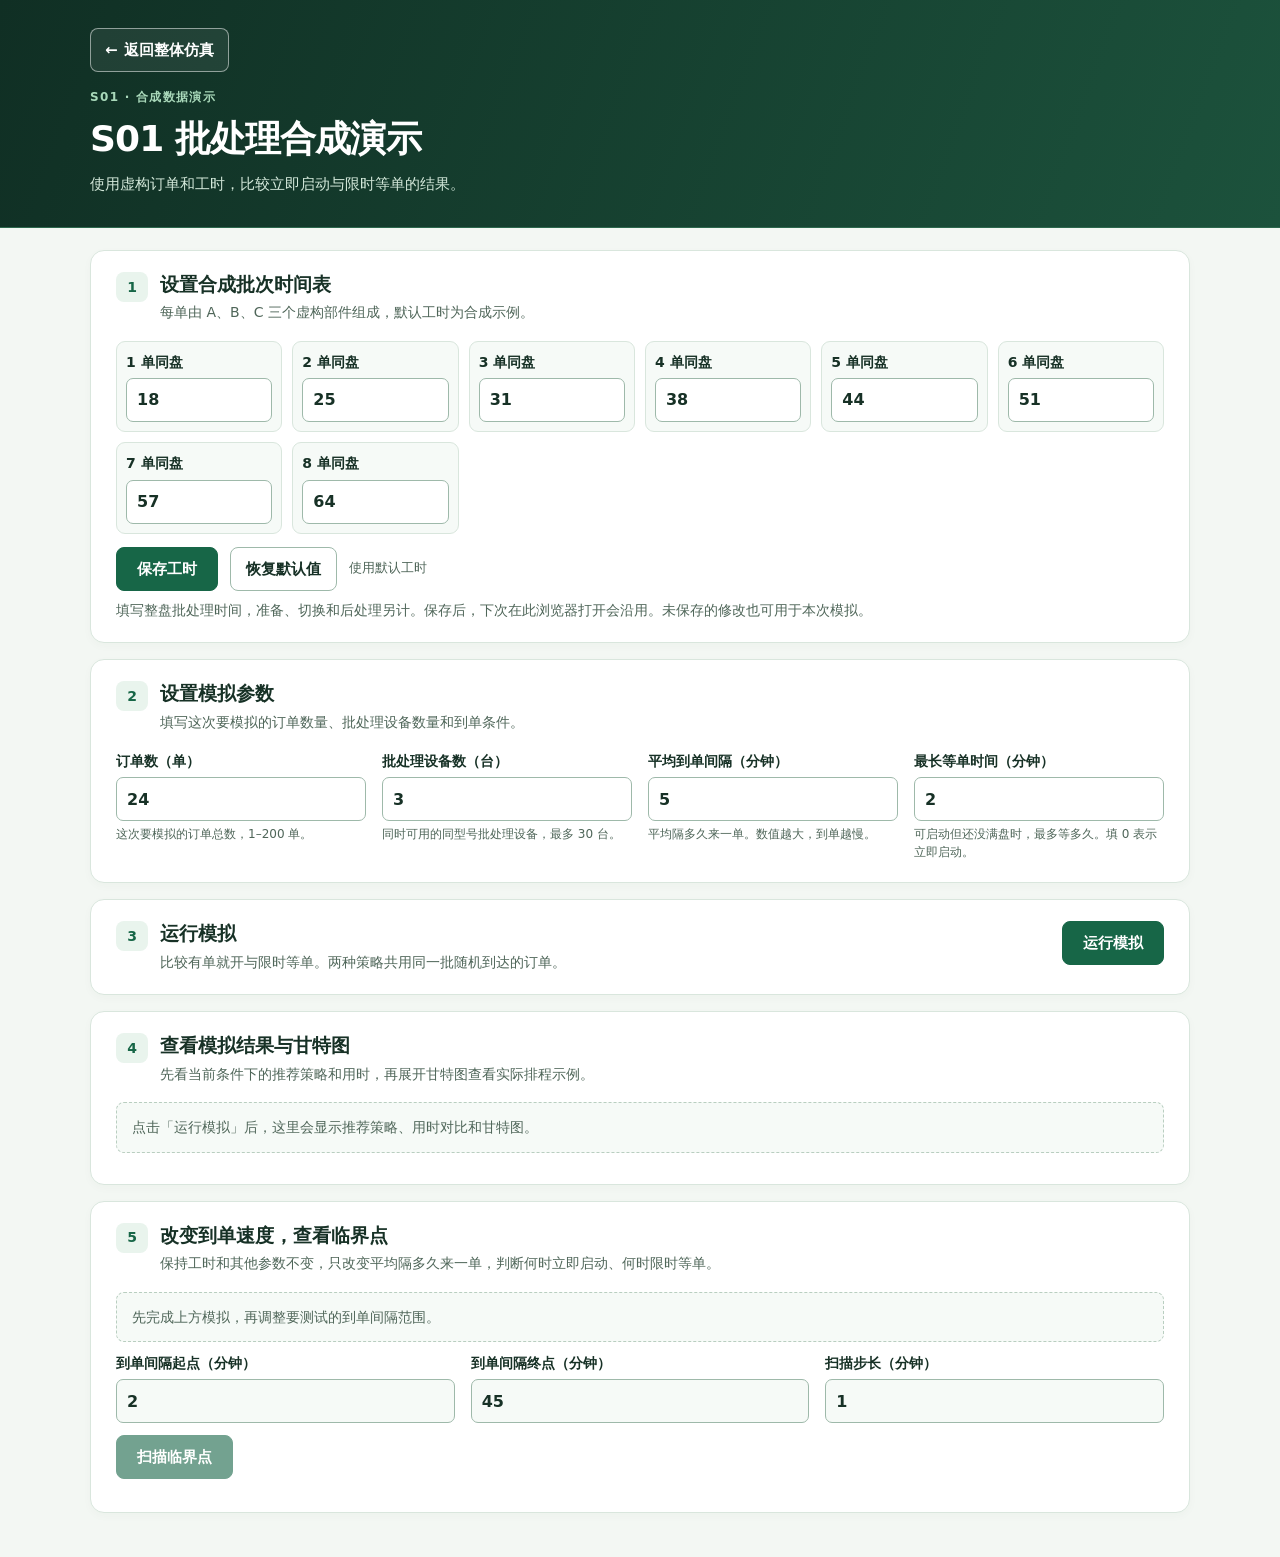
<file: docs/scheduling/index.html>
<!doctype html>
<html lang="zh-CN">
<head>
<meta charset="utf-8">
<meta name="viewport" content="width=device-width,initial-scale=1">
<meta name="theme-color" content="#143c30">
<link rel="icon" href="data:,">
<title>S01 批处理合成演示</title>
<style>:root {
  color-scheme: light;
  font-family: system-ui, "Microsoft YaHei", sans-serif;
  color: #173126;
  background: #f3f7f3;
  --arrival-muted: #4f6659;
  --arrival-line: #d9e6dd;
  --arrival-edge: #9eb9aa;
  --arrival-accent: #176647;
  --arrival-accent-hover: #105538;
  --arrival-soft: #e9f4ed;
  --arrival-surface: #f6faf7;
}

* { box-sizing: border-box; }
[hidden] { display: none !important; }
.arrival-page { margin: 0; font-size: 15px; line-height: 1.6; }
.arrival-page h1, .arrival-page h2, .arrival-page h3 { line-height: 1.35; }
.arrival-page p { margin: 0 0 10px; }
.arrival-page p:last-child { margin-bottom: 0; }
.muted { color: var(--arrival-muted); font-size: 14px; }

.arrival-shell { width: min(calc(100% - 48px), 1100px); margin-inline: auto; }
.arrival-hero {
  padding: 28px 0 31px;
  color: #fff;
  background: linear-gradient(110deg, #102f24, #1c523c);
  border-bottom: 1px solid #2c684d;
}
.arrival-hero .arrival-eyebrow { margin: 0 0 8px; color: #a9d9ba; font-size: 12px; font-weight: 700; letter-spacing: .11em; }
.arrival-hero h1 { margin: 0 0 8px; font-size: clamp(25px, 4vw, 36px); letter-spacing: -.025em; }
.arrival-hero p { color: #d4e9db; }
.arrival-hero p:last-child { margin-bottom: 0; }
.arrival-back-link {
  display: inline-flex;
  align-items: center;
  gap: 6px;
  min-height: 44px;
  margin-bottom: 16px;
  padding: 7px 14px;
  border: 1px solid #ffffff80;
  border-radius: 8px;
  color: #fff;
  background: #ffffff12;
  font-weight: 650;
  text-decoration: none;
}
.arrival-back-link:hover { background: #ffffff26; }
.arrival-back-link:focus-visible { outline: 2px solid #fff; outline-offset: 3px; }

#arrival-lab { display: grid; gap: 16px; padding-block: 22px 44px; scroll-margin-top: 12rem; }
.arrival-lab-form { display: grid; gap: 16px; min-width: 0; margin: 0; }
.arrival-panel {
  min-width: 0;
  padding: 21px 25px;
  border: 1px solid var(--arrival-line);
  border-radius: 14px;
  background: #fff;
  box-shadow: 0 3px 10px #19392807;
}
.arrival-step-heading { display: flex; align-items: flex-start; gap: 12px; margin-bottom: 17px; }
.arrival-step-heading h2 { margin: 0; font-size: 19px; font-weight: 720; }
.arrival-step-heading p { margin: 4px 0 0; }
.arrival-step-number {
  display: grid;
  flex: none;
  place-items: center;
  width: 32px;
  height: 30px;
  border-radius: 8px;
  color: var(--arrival-accent);
  background: var(--arrival-soft);
  font-size: 14px;
  font-weight: 750;
  font-variant-numeric: tabular-nums;
}
.arrival-settings-fields { min-inline-size: 0; margin: 0; padding: 0; border: 0; }

.arrival-lab-inputs, .arrival-print-inputs {
  display: grid;
  grid-template-columns: repeat(auto-fit, minmax(min(100%, 155px), 1fr));
  gap: 12px 16px;
}
.arrival-print-inputs { grid-template-columns: repeat(6, minmax(0, 1fr)); gap: 10px; }
.arrival-lab-field { display: grid; align-content: start; gap: 5px; min-width: 0; font-size: 14px; font-weight: 650; }
.arrival-lab-field input {
  width: 100%;
  min-width: 0;
  min-height: 44px;
  padding: 8px 10px;
  border: 1px solid var(--arrival-edge);
  border-radius: 7px;
  color: inherit;
  background: #fff;
  font: inherit;
  font-size: 16px;
  font-variant-numeric: tabular-nums;
}
.arrival-lab-field input:disabled { background: var(--arrival-surface); }
.arrival-lab-field small { color: var(--arrival-muted); font-size: 12px; font-weight: 450; line-height: 1.45; }
.arrival-print-inputs .arrival-lab-field { padding: 9px; border: 1px solid var(--arrival-line); border-radius: 9px; background: var(--arrival-surface); }
.arrival-print-tools, .arrival-print-actions { display: flex; flex-wrap: wrap; align-items: center; gap: 8px 12px; }
.arrival-print-tools { margin-block: 13px 8px; }
.arrival-page .arrival-print-state { margin: 0; color: var(--arrival-muted); font-size: 13px; }

.arrival-lab-option {
  min-width: 0;
  border: 1px solid var(--arrival-line);
  border-radius: 8px;
  background: var(--arrival-surface);
}
.arrival-lab-option > summary {
  display: flex;
  justify-content: space-between;
  align-items: center;
  gap: 12px;
  min-height: 44px;
  padding: 9px 13px;
  border-radius: 7px;
  cursor: pointer;
  font-size: 14px;
  font-weight: 650;
  list-style: none;
}
.arrival-lab-option > summary::-webkit-details-marker { display: none; }
.arrival-lab-option > summary::after {
  content: "";
  flex: none;
  width: 7px;
  height: 7px;
  margin-right: 2px;
  border-right: 1.5px solid var(--arrival-muted);
  border-bottom: 1.5px solid var(--arrival-muted);
  transform: translateY(-2px) rotate(45deg);
}
.arrival-lab-option[open] > summary::after { transform: translateY(2px) rotate(225deg); }
.arrival-lab-option > summary:hover { color: var(--arrival-accent); background: var(--arrival-soft); }
.arrival-option-content { min-width: 0; padding: 0 13px 13px; }
.arrival-option-content > p { margin-top: 5px; }

.arrival-run-panel {
  display: grid;
  grid-template-columns: minmax(0, 1fr) auto;
  align-items: start;
  gap: 8px 16px;
}
.arrival-run-panel .arrival-step-heading { margin-bottom: 0; }
.arrival-scan-buttons { display: flex; flex-wrap: wrap; gap: 8px; }
.arrival-primary, .arrival-lab-submit, .arrival-scan-cancel, .arrival-secondary, .arrival-result-link {
  min-height: 44px;
  padding: 7px 15px;
  border: 1px solid var(--arrival-edge);
  border-radius: 8px;
  color: inherit;
  background: #fff;
  font: inherit;
  font-weight: 650;
  cursor: pointer;
}
.arrival-primary, .arrival-lab-submit { padding-inline: 20px; border-color: var(--arrival-accent); color: #fff; background: var(--arrival-accent); }
.arrival-primary:hover:not(:disabled), .arrival-lab-submit:hover:not(:disabled) { background: var(--arrival-accent-hover); }
.arrival-secondary:hover:not(:disabled), .arrival-scan-cancel:hover:not(:disabled), .arrival-result-link:hover { background: var(--arrival-soft); }
.arrival-result-link { display: inline-flex; align-items: center; justify-self: start; text-decoration: none; }
.arrival-primary:disabled, .arrival-lab-submit:disabled, .arrival-scan-cancel:disabled, .arrival-secondary:disabled { opacity: .6; cursor: default; }
#arrival-lab :is(input, button, summary, a, [tabindex]):focus-visible { outline: 2px solid var(--arrival-accent); outline-offset: 3px; }
.arrival-run-panel :is(.arrival-lab-status, .arrival-lab-progress, .arrival-lab-error) { grid-column: 1 / -1; }
.arrival-page .arrival-lab-status { margin: 0; }
.arrival-lab-status:empty { display: none; }
.arrival-lab-progress { width: min(100%, 420px); accent-color: var(--arrival-accent); }
.arrival-page .arrival-lab-error { margin: 0; border-left: 3px solid #a94335; background: #fff0ec; color: #87291d; padding: 7px 11px; }

.arrival-result-panel, .arrival-scan-panel { scroll-margin-top: 14px; }
.arrival-scan-form { display: grid; gap: 12px; min-width: 0; margin: 0 0 12px; }
.arrival-scan-context { color: var(--arrival-muted); font-size: 14px; }
.arrival-empty {
  padding: 13px 15px;
  border: 1px dashed #b9cec0;
  border-radius: 8px;
  color: var(--arrival-muted);
  background: var(--arrival-surface);
  font-size: 14px;
}
.arrival-lab-output { display: grid; gap: 11px; min-width: 0; }
.arrival-lab-output:empty { display: none; }
.arrival-page .arrival-stale { padding: 9px 12px; border-radius: 6px; background: #fff4e3; color: #71481a; font-size: 14px; }
.arrival-metrics { display: grid; grid-template-columns: repeat(2, minmax(0, 1fr)); gap: 10px; }
.arrival-metric { min-width: 0; padding: 12px 14px; border: 1px solid var(--arrival-line); border-radius: 8px; }
.arrival-metric h3 { margin: 0 0 4px; font-size: 16px; }
.arrival-metric p { margin-bottom: 8px; }
.arrival-metric-values {
  display: grid;
  grid-template-columns: repeat(2, minmax(0, 1fr));
  gap: 8px;
  margin: 0;
}
.arrival-metric-values div { min-width: 0; padding: 8px 9px; border-radius: 6px; background: var(--arrival-surface); }
.arrival-metric-values dt { color: var(--arrival-muted); font-size: 13px; }
.arrival-metric-values dd { margin: 2px 0 0; font-size: clamp(17px, 2.2vw, 24px); font-weight: 750; font-variant-numeric: tabular-nums; overflow-wrap: anywhere; }
.arrival-metric-values small { color: var(--arrival-muted); font-size: 12px; font-weight: 500; }
.arrival-lab-results { min-width: 0; }
.arrival-lab-results h3 { margin: 2px 0 6px; font-size: 17px; }
.arrival-lab-scroll { max-width: 100%; overflow: auto; border-radius: 7px; }
.arrival-page table { width: 100%; border-collapse: collapse; font-size: 13px; font-variant-numeric: tabular-nums; }
.arrival-page th, .arrival-page td { padding: 8px 10px; border-bottom: 1px solid var(--arrival-line); text-align: left; vertical-align: top; }
.arrival-page thead th { color: #2a4b38; background: var(--arrival-soft); font-weight: 700; }
.arrival-page tbody tr:nth-child(even) { background: var(--arrival-surface); }
.arrival-lab-table { min-width: 400px; }
.arrival-lab-table tbody th { font-weight: 550; }
.arrival-lab-chart { min-width: 680px; padding-right: 18px; }
.arrival-lab-arm h4 { margin: 12px 0 6px; font-size: 14px; }
.arrival-lab-first-order { width: fit-content; padding: 3px 8px; border-radius: 4px; background: #e7eff8; color: #284d78; font-size: 13px; font-weight: 650; }
.arrival-lab-track-row { display: grid; grid-template-columns: 86px minmax(0, 1fr); }
.arrival-lab-lane-label { align-self: center; padding-right: 8px; font-size: 12px; color: var(--arrival-muted); }
.arrival-lab-track { position: relative; min-height: 33px; border-bottom: 1px solid var(--arrival-line); background: var(--arrival-surface); }
.arrival-lab-machine-lanes { border-bottom: 1px solid #b8cec0; }
.arrival-lab-offline-track { min-height: 12px; background: #f7f8fc; }
.arrival-lab-axis .arrival-lab-track { min-height: 24px; background: none; }
.arrival-lab-arrivals .arrival-lab-track { min-height: 24px; }
.arrival-lab-tick { position: absolute; bottom: 3px; white-space: nowrap; font-size: 11px; color: var(--arrival-muted); transform: translateX(-50%); }
.arrival-lab-tick:first-child { transform: none; }
.arrival-lab-gridline { position: absolute; height: 100%; width: 1px; background: var(--arrival-line); }
.arrival-lab-end { position: absolute; z-index: 1; height: 100%; width: 2px; background: #a84b3b; }
.arrival-lab-arrival { position: absolute; top: 4px; width: 2px; height: 15px; background: #4a6a92; opacity: .78; }
.arrival-lab-bar { position: absolute; top: 4px; height: 24px; white-space: nowrap; overflow: hidden; border-radius: 2px; }
.arrival-lab-offline-track .arrival-lab-bar { top: 2px; height: 7px; }
.arrival-lab-prep, .arrival-lab-prep-key { background: #4c78aa; }
.arrival-lab-post, .arrival-lab-post-key { background: #855da4; }
.arrival-lab-print { background: var(--arrival-accent); color: #fff; font-size: 11px; line-height: 24px; text-indent: 3px; }
.arrival-lab-switch { background: #b18037; }
.arrival-lab-legend { display: flex; gap: 6px 15px; flex-wrap: wrap; margin: 8px 0 12px; font-size: 13px; }
.arrival-lab-key { display: inline-block; width: 12px; height: 9px; margin-right: 5px; border-radius: 2px; }
.arrival-lab-arrive-key { background: #4a6a92; }
.arrival-lab-print-key { background: var(--arrival-accent); }
.arrival-lab-switch-key { background: #b18037; }
.arrival-lab-end-key { background: #a84b3b; }
.arrival-lab-advice { min-width: 0; padding: 13px 15px; border-left: 3px solid #64816d; border-radius: 7px; background: var(--arrival-surface); }
.arrival-lab-advice-wait { border-color: var(--arrival-accent); background: var(--arrival-soft); }
.arrival-lab-advice-ranges { border-color: #64816d; background: var(--arrival-surface); }
.arrival-lab-advice h3 { margin: 0 0 5px; font-size: 17px; }
.arrival-lab-advice p { margin: 4px 0; }
.arrival-scan-legend { display: flex; gap: 4px 16px; flex-wrap: wrap; font-size: 13px; font-weight: 650; }
.arrival-scan-faster { color: #17654d; }
.arrival-scan-slower { color: #9a3425; }
.arrival-scan-immediate { color: #176647; }
.arrival-scan-waiting { color: #9a561d; }
.arrival-scan-legend :is(.arrival-scan-immediate, .arrival-scan-waiting)::before {
  content: "";
  display: inline-block;
  width: 19px;
  margin: 0 6px 3px 0;
  border-top: 2px solid currentColor;
}
.arrival-scan-legend .arrival-scan-waiting::before { border-top-style: dashed; }
.arrival-scan-tie-text { color: var(--arrival-muted); }
.arrival-scan-crossing-text { color: #633970; }
.arrival-scan-plot { border: 1px solid var(--arrival-line); border-radius: 7px; }
.arrival-scan-plot svg { display: block; width: 100%; min-width: 560px; }
.arrival-scan-plot text { fill: #364f41; font-size: 13px; }
.arrival-scan-grid { stroke: #b6c9bd; stroke-width: .7; }
.arrival-scan-axis { fill: none; stroke: #647f6d; stroke-width: 1; }
.arrival-scan-curve { fill: none; stroke: currentColor; stroke-width: 2.4; stroke-linejoin: round; }
.arrival-scan-waiting .arrival-scan-curve { stroke-dasharray: 6 4; }
.arrival-scan-dot { fill: #fff; stroke: currentColor; stroke-width: 1.4; }
.arrival-scan-tie-mark { fill: none; stroke: #dfd1e5; stroke-width: 9; stroke-linecap: round; stroke-linejoin: round; }
.arrival-scan-tie-point { fill: #dfd1e5; }
.arrival-scan-crossing { fill: #633970; stroke: #fff; stroke-width: 1; }
.arrival-scan-crossing-guide { stroke: #633970; stroke-width: 1; stroke-dasharray: 4 4; }
.arrival-scan-findings { font-weight: 650; }
.arrival-scan-table { min-width: 640px; }
.arrival-scan-table td, .arrival-scan-table th { white-space: nowrap; }

@media (max-width: 850px) {
  .arrival-print-inputs { grid-template-columns: repeat(4, minmax(0, 1fr)); }
}

@media (max-width: 640px) {
  .arrival-shell { width: calc(100% - 26px); }
  .arrival-hero { padding-block: 18px; }
  #arrival-lab, .arrival-lab-form { gap: 11px; }
  #arrival-lab { padding-block: 12px 26px; }
  .arrival-panel { padding: 15px; }
  .arrival-lab-inputs { grid-template-columns: repeat(2, minmax(0, 1fr)); gap: 9px; }
  .arrival-print-inputs { grid-template-columns: repeat(3, minmax(0, 1fr)); gap: 8px; }
  .arrival-print-inputs .arrival-lab-field { padding: 7px; font-size: 13px; }
  .arrival-print-tools { align-items: flex-start; flex-direction: column; }
  .arrival-run-panel { grid-template-columns: minmax(0, 1fr); }
  .arrival-run-panel .arrival-scan-buttons { margin-top: 3px; }
  .arrival-lab-submit { flex: 1; }
  .arrival-metrics { grid-template-columns: 1fr; }
}

@media (max-width: 380px) {
  .arrival-print-inputs { grid-template-columns: repeat(2, minmax(0, 1fr)); }
}
</style>
</head>
<body class="arrival-page">
<header class="arrival-hero">
  <div class="arrival-shell">
    <a class="arrival-back-link" id="back-to-simulation" href="../index.html"><span aria-hidden="true">←</span> 返回整体仿真</a>
    <p class="arrival-eyebrow">S01 · 合成数据演示</p>
    <h1>S01 批处理合成演示</h1>
    <p class="arrival-hero-note">使用虚构订单和工时，比较立即启动与限时等单的结果。</p>
  </div>
</header>
<main class="arrival-shell">
  <div id="arrival-lab" data-config="{&quot;prepMinutes&quot;:4,&quot;postMinutes&quot;:7,&quot;switchMinutes&quot;:3,&quot;durations&quot;:[null,18,25,31,38,44,51,57,64],&quot;replicates&quot;:200,&quot;seed&quot;:61723}">
    <noscript><p>启用 JavaScript 即可在网页上计算。</p></noscript>
  </div>
</main>
<script>(function (root) {
  "use strict";

  const MAX_TRAY_SIZE = 8;
  const MAX_ORDERS = 200;
  const MAX_MACHINES = 30;

  function integer(value, label, minimum, maximum = Number.MAX_SAFE_INTEGER) {
    if (!Number.isSafeInteger(value) || value < minimum || value > maximum) {
      throw new RangeError(`${label}须为 ${minimum} 至 ${maximum} 之间的整数`);
    }
    return value;
  }

  function simulationConfig(config) {
    const machineCount = integer(config.machineCount, "批处理设备数量", 1, MAX_MACHINES);
    const prepMinutes = integer(config.prepMinutes, "批处理前准备时间", 0);
    const postMinutes = integer(config.postMinutes, "批处理后处理时间", 0);
    const switchMinutes = integer(config.switchMinutes, "批次切换时间", 0);
    if (!Array.isArray(config.durations)) {
      throw new TypeError("装盘工时须按每盘订单数提供");
    }
    const durations = [];
    const sizes = [];
    config.durations.forEach((duration, size) => {
      if (duration == null) return;
      integer(size, "装盘订单数", 1, MAX_TRAY_SIZE);
      durations[size] = integer(duration, "整盘批处理时间", 1);
      sizes.push(size);
    });
    if (sizes.length === 0) throw new RangeError("装盘表至少须启用一个整单组合");
    sizes.sort((left, right) => right - left);
    return { machineCount, prepMinutes, postMinutes, switchMinutes, durations, sizes };
  }

  function validateArrivals(arrivals) {
    if (!Array.isArray(arrivals) || arrivals.length > MAX_ORDERS) {
      throw new RangeError(`到单序列最多包含 ${MAX_ORDERS} 单`);
    }
    for (let index = 0; index < arrivals.length; index += 1) {
      integer(arrivals[index], "订单到达时间", 0);
      if (index === 0 ? arrivals[index] !== 0 : arrivals[index] < arrivals[index - 1]) {
        throw new RangeError("订单到达时间须从 0 开始，并按非递减顺序排列");
      }
    }
  }

  function better(sum, trays, current) {
    return current === null || sum < current[0] || (sum === current[0] && trays < current[1]);
  }

  function singleBatcherCosts(count, { durations, sizes, switchMinutes }) {
    const costs = Array(count + 1).fill(null);
    const firstBatch = Array(count + 1).fill(0);
    costs[0] = [0, 0];
    for (let total = 1; total <= count; total += 1) {
      for (const size of sizes) {
        const remaining = total - size;
        if (remaining < 0 || costs[remaining] === null) continue;
        const [tailSum, tailTrays] = costs[remaining];
        const sum = total * durations[size] + remaining * switchMinutes + tailSum;
        const trays = 1 + tailTrays;
        if (better(sum, trays, costs[total])) {
          costs[total] = [sum, trays];
          firstBatch[total] = size;
        }
      }
    }
    return { costs, firstBatch };
  }

  function closeoutPlan(count, now, lastBatchEnds, config) {
    const { prepMinutes, postMinutes, switchMinutes, durations } = config;
    const { costs, firstBatch } = singleBatcherCosts(count, config);
    if (costs[count] === null) {
      throw new RangeError(`收尾时剩余 ${count} 单，无法用已启用整单组合排齐`);
    }
    const ready = lastBatchEnds.map((end) => end === null
      ? now + prepMinutes
      : Math.max(now + prepMinutes, end + switchMinutes));
    const loads = costs.map((cost, load) => [load, cost]).filter((entry) => entry[1] !== null);
    const choices = [];
    let best = Array(count + 1).fill(null);
    best[0] = [0, 0];
    for (const readyAt of ready) {
      const nextBest = Array(count + 1).fill(null);
      const chosen = Array(count + 1).fill(0);
      for (let total = 0; total <= count; total += 1) {
        for (const [load, [completionSum, trays]] of loads) {
          if (load > total) break;
          const prefix = best[total - load];
          if (prefix === null) continue;
          // Release times are fixed, so minimizing completion sums also minimizes flow time.
          const sum = prefix[0] + completionSum + load * (readyAt + postMinutes);
          const trayCount = prefix[1] + trays;
          if (better(sum, trayCount, nextBest[total])) {
            nextBest[total] = [sum, trayCount];
            chosen[total] = load;
          }
        }
      }
      best = nextBest;
      choices.push(chosen);
    }

    const planned = [];
    let remaining = count;
    for (let machine = ready.length - 1; machine >= 0; machine -= 1) {
      let load = choices[machine][remaining];
      remaining -= load;
      let start = ready[machine];
      while (load > 0) {
        const size = firstBatch[load];
        planned.push([start - prepMinutes, machine, size]);
        start += durations[size] + switchMinutes;
        load -= size;
      }
    }
    return planned.sort((left, right) => left[0] - right[0] || left[1] - right[1] || left[2] - right[2]);
  }

  function label(prefix, index) {
    return `${prefix}${String(index).padStart(3, "0")}`;
  }

  function simulateValidated(arrivals, config, waitMinutes) {
    const { machineCount, prepMinutes, postMinutes, switchMinutes, durations, sizes } = config;
    const orders = arrivals.map((arrival, index) => ({
      order_id: label("O", index + 1), arrival, finish: null, batch_id: null,
    }));
    const batches = [];
    const lastBatchEnds = Array(machineCount).fill(null);
    const fullSize = sizes[0];
    let cursor = 0;
    let assigned = 0;
    let now = 0;
    let deadline = null;
    let waitEvents = 0;

    function prepReady(end) {
      return end === null ? 0 : Math.max(0, end + switchMinutes - prepMinutes);
    }

    function dispatch(prepStart, machine, size) {
      const processStart = prepStart + prepMinutes;
      const processEnd = processStart + durations[size];
      const finish = processEnd + postMinutes;
      const batchId = label("B", batches.length + 1);
      const orderIds = [];
      for (let index = 0; index < size; index += 1) {
        const order = orders[assigned];
        assigned += 1;
        order.batch_id = batchId;
        order.finish = finish;
        order.flow_time = finish - order.arrival;
        orderIds.push(order.order_id);
      }
      batches.push({
        batch_id: batchId,
        machine: machine + 1,
        order_ids: orderIds,
        prep_start: prepStart,
        process_start: processStart,
        process_end: processEnd,
        finish,
        switch_start: lastBatchEnds[machine],
      });
      lastBatchEnds[machine] = processEnd;
    }

    while (cursor < orders.length) {
      while (cursor < orders.length && arrivals[cursor] === now) cursor += 1;
      if (cursor === orders.length) {
        const planned = closeoutPlan(cursor - assigned, now, lastBatchEnds, config);
        for (const [prepStart, machine, size] of planned) dispatch(prepStart, machine, size);
        break;
      }

      while (assigned < cursor) {
        const machine = lastBatchEnds.findIndex((end) => prepReady(end) <= now);
        const size = sizes.find((option) => option <= cursor - assigned);
        if (machine === -1 || size === undefined) break;
        if (size === fullSize || waitMinutes === 0 || (deadline !== null && now >= deadline)) {
          dispatch(now, machine, size);
          deadline = null;
        } else {
          if (deadline === null) {
            deadline = now + waitMinutes;
            waitEvents += 1;
          }
          break;
        }
      }

      let next = arrivals[cursor];
      if (deadline !== null && deadline > now) next = Math.min(next, deadline);
      if (assigned < cursor) {
        for (const end of lastBatchEnds) {
          const readyAt = prepReady(end);
          if (readyAt > now) next = Math.min(next, readyAt);
        }
      }
      now = next;
    }

    const totalFlowTime = orders.reduce((sum, order) => sum + order.flow_time, 0);
    return {
      batches,
      orders,
      makespan: batches.reduce((last, batch) => Math.max(last, batch.finish), 0),
      wait_events: waitEvents,
      total_flow_time: totalFlowTime,
      mean_flow_time: orders.length === 0 ? 0 : totalFlowTime / orders.length,
    };
  }

  function simulate(arrivals, config, waitMinutes) {
    validateArrivals(arrivals);
    integer(waitMinutes, "等单时间", 0, 1440);
    return simulateValidated(arrivals, simulationConfig(config), waitMinutes);
  }

  function simulateSeconds(arrivals, config, waitMinutes) {
    validateArrivals(arrivals);
    integer(waitMinutes, "等单时间", 0, 1440);
    const settings = simulationConfig(config);
    const seconds = {
      ...settings,
      prepMinutes: settings.prepMinutes * 60,
      postMinutes: settings.postMinutes * 60,
      switchMinutes: settings.switchMinutes * 60,
      durations: settings.durations.map((duration) => duration * 60),
    };
    const longest = Math.max(...settings.sizes.map((size) => seconds.durations[size]));
    const latest = (arrivals[arrivals.length - 1] ?? 0) + seconds.prepMinutes + seconds.postMinutes
      + waitMinutes * 60 + arrivals.length * (longest + seconds.switchMinutes);
    integer(latest * Math.max(1, arrivals.length), "批处理排程累计用时（秒）", 0);
    return simulateValidated(arrivals, seconds, waitMinutes * 60);
  }

  function seededRandom(seed) {
    let state = seed;
    return function () {
      state = (state + 0x6D2B79F5) >>> 0;
      let value = Math.imul(state ^ (state >>> 15), state | 1);
      value ^= value + Math.imul(value ^ (value >>> 7), value | 61);
      return ((value ^ (value >>> 14)) >>> 0) / 4294967296;
    };
  }

  function arrivalTrace(count, interval, random) {
    const arrivals = [0];
    while (arrivals.length < count) {
      const gap = Math.max(1, Math.round(-interval * Math.log1p(-random())));
      arrivals.push(arrivals[arrivals.length - 1] + gap);
    }
    return arrivals;
  }

  function yieldToPage() {
    return new Promise((resolve) => setTimeout(resolve, 0));
  }

  function pairingConfig(config) {
    return {
      wait: integer(config.waitMinutes, "等单时间", 0, 1440),
      replicates: integer(config.replicates ?? 200, "模拟次数", 2, 200),
      seed: integer(config.seed ?? 61723, "随机种子", 0, 0xFFFFFFFF),
    };
  }

  function simulatePair(arrivals, config, wait) {
    const immediate = simulateValidated(arrivals, config, 0);
    const waiting = wait === 0 ? immediate : simulateValidated(arrivals, config, wait);
    return { immediate, waiting };
  }

  function flowDifference(pairedTotals, orderCount) {
    const replicates = pairedTotals.length;
    const mean = pairedTotals.reduce((sum, total) => sum + total, 0) / replicates;
    const variance = pairedTotals.reduce((sum, total) => sum + (total - mean) ** 2, 0)
      / (replicates - 1);
    const delta = mean / orderCount;
    const halfWidth = 1.96 * Math.sqrt(variance / replicates) / orderCount;
    return { delta, lower: delta - halfWidth, upper: delta + halfWidth };
  }

  async function compare(config, onProgress, signal) {
    checkAborted(signal);
    const validated = simulationConfig(config);
    const orderCount = integer(config.orderCount, "订单数", 1, MAX_ORDERS);
    const interval = config.meanInterval;
    if (!Number.isFinite(interval) || interval < 1 || interval > 1440) {
      throw new RangeError("平均到单间隔须为 1 至 1440 分钟");
    }
    const { wait, replicates, seed } = pairingConfig(config);
    const random = seededRandom(seed);
    const samples = [];
    const pairedTotals = [];
    const immediateTotals = { flow: 0, makespan: 0 };
    const waitingTotals = { flow: 0, makespan: 0 };
    onProgress?.(0, replicates);
    await yieldToPage();
    let chunkStart = Date.now();
    for (let index = 0; index < replicates; index += 1) {
      checkAborted(signal);
      const arrivals = arrivalTrace(orderCount, interval, random);
      const { immediate, waiting } = simulatePair(arrivals, validated, wait);
      immediateTotals.flow += immediate.total_flow_time;
      immediateTotals.makespan += immediate.makespan;
      waitingTotals.flow += waiting.total_flow_time;
      waitingTotals.makespan += waiting.makespan;
      pairedTotals.push(waiting.total_flow_time - immediate.total_flow_time);
      samples.push({ arrivals, delta: waiting.makespan - immediate.makespan });

      const completed = index + 1;
      if (completed === replicates || completed % 8 === 0 || Date.now() - chunkStart >= 16) {
        onProgress?.(completed, replicates);
        if (completed < replicates) await yieldToPage();
        chunkStart = Date.now();
      }
    }

    checkAborted(signal);
    const deltas = samples.map((sample) => sample.delta).sort((left, right) => left - right);
    const middle = (deltas[Math.floor((replicates - 1) / 2)] + deltas[Math.floor(replicates / 2)]) / 2;
    let exampleIndex = 0;
    for (let index = 1; index < replicates; index += 1) {
      if (Math.abs(samples[index].delta - middle) < Math.abs(samples[exampleIndex].delta - middle)) {
        exampleIndex = index;
      }
    }
    const arrivals = samples[exampleIndex].arrivals;
    return {
      immediate: {
        mean_flow_time: immediateTotals.flow / (replicates * orderCount),
        mean_makespan: immediateTotals.makespan / replicates,
      },
      waiting: {
        mean_flow_time: waitingTotals.flow / (replicates * orderCount),
        mean_makespan: waitingTotals.makespan / replicates,
      },
      flow_difference: flowDifference(pairedTotals, orderCount),
      example: {
        arrivals,
        immediate: simulateValidated(arrivals, validated, 0),
        waiting: simulateValidated(arrivals, validated, wait),
        replicate: exampleIndex + 1,
      },
      replicates,
    };
  }

  function scanIntervals(start, end, step) {
    if (!Number.isFinite(start) || !Number.isFinite(end) || start < 1 || end > 1440 || start >= end) {
      throw new RangeError("平均到单间隔须在 1 至 1440 分钟之间，起点须小于终点");
    }
    if (!Number.isFinite(step) || step <= 0) {
      throw new RangeError("扫描步长须大于 0 分钟");
    }

    const intervals = [start];
    // Allow only the floating-point error of computing an intended grid endpoint.
    const tolerance = Number.EPSILON * Math.max(1, end) * 2;
    for (let index = 1; index < 60; index += 1) {
      const interval = start + index * step;
      if (interval >= end - tolerance) {
        intervals.push(end);
        return intervals;
      }
      if (interval <= intervals[intervals.length - 1]) {
        throw new RangeError("扫描步长过小，无法区分相邻取样点");
      }
      intervals.push(interval);
    }
    throw new RangeError("每次扫描最多包含 60 个取样点，请增大步长或缩小范围");
  }

  function scanBoundaries(points) {
    const crossings = [];
    const ties = [];
    for (let index = 0; index < points.length; index += 1) {
      const point = points[index];
      if (point.delta === 0) {
        while (index + 1 < points.length && points[index + 1].delta === 0) index += 1;
        ties.push({ start: point.interval, end: points[index].interval });
        continue;
      }
      const next = points[index + 1];
      if (next && next.delta !== 0 && Math.sign(point.delta) !== Math.sign(next.delta)) {
        const fraction = point.delta / (point.delta - next.delta);
        crossings.push({
          interval: point.interval + fraction * (next.interval - point.interval),
          lowerInterval: point.interval,
          upperInterval: next.interval,
        });
      }
    }
    return { crossings, ties };
  }

  function checkAborted(signal) {
    if (signal?.aborted) throw signal.reason ?? new DOMException("模拟已取消", "AbortError");
  }

  async function scan(config, onProgress, signal) {
    checkAborted(signal);
    const validated = simulationConfig(config);
    const orderCount = integer(config.orderCount, "订单数", 1, MAX_ORDERS);
    const intervals = scanIntervals(config.intervalStart, config.intervalEnd, config.intervalStep);
    const { wait, replicates, seed } = pairingConfig(config);
    const totalPairs = intervals.length * replicates;
    const orderSamples = orderCount * replicates;
    const points = [];
    let completedPairs = 0;

    onProgress?.(0, totalPairs);
    await yieldToPage();
    let chunkStart = Date.now();
    for (const interval of intervals) {
      // Restart the same standardized draws so different scan points can be compared fairly.
      const random = seededRandom(seed);
      let immediateTotal = 0;
      let waitingTotal = 0;
      const pairedTotals = [];
      for (let sample = 0; sample < replicates; sample += 1) {
        checkAborted(signal);
        const arrivals = arrivalTrace(orderCount, interval, random);
        const { immediate, waiting } = simulatePair(arrivals, validated, wait);
        immediateTotal += immediate.total_flow_time;
        waitingTotal += waiting.total_flow_time;
        pairedTotals.push(waiting.total_flow_time - immediate.total_flow_time);
        completedPairs += 1;
        if (completedPairs === totalPairs || Date.now() - chunkStart >= 16) {
          onProgress?.(completedPairs, totalPairs);
          if (completedPairs < totalPairs) await yieldToPage();
          chunkStart = Date.now();
        }
      }

      points.push({
        interval,
        ...flowDifference(pairedTotals, orderCount),
        immediate_mean: immediateTotal / orderSamples,
        waiting_mean: waitingTotal / orderSamples,
      });
    }

    checkAborted(signal);
    return { points, ...scanBoundaries(points), replicates };
  }

  const engine = { simulate, simulateSeconds, compare, scan, maxMachines: MAX_MACHINES };
  root.ArrivalEngine = engine;
  if (typeof module !== "undefined" && module.exports) module.exports = engine;
})(globalThis);
</script>
<script>(() => {
  "use strict";

  const fields = [
    ["orderCount", "订单数", 24, 1, 200, 1, "单", "这次要模拟的订单总数，1–200 单。"],
    ["machineCount", "批处理设备数", 3, 1, globalThis.ArrivalEngine.maxMachines, 1, "台", `同时可用的同型号批处理设备，最多 ${globalThis.ArrivalEngine.maxMachines} 台。`],
    ["meanInterval", "平均到单间隔", 5, 1, 1440, "any", "分钟", "平均隔多久来一单。数值越大，到单越慢。"],
    ["waitMinutes", "最长等单时间", 2, 0, 1440, 1, "分钟", "可启动但还没满盘时，最多等多久。填 0 表示立即启动。"],
  ];
  const scanFields = [
    ["intervalStart", "到单间隔起点", 2, 1, 1440, "any", "分钟"],
    ["intervalEnd", "到单间隔终点", 45, 1, 1440, "any", "分钟"],
    ["intervalStep", "扫描步长", 1, null, 1440, "any", "分钟"],
  ];
  const numberFormat = new Intl.NumberFormat("zh-CN", {
    minimumFractionDigits: 1,
    maximumFractionDigits: 1,
  });

  function element(tag, className, text) {
    const node = document.createElement(tag);
    if (className) node.className = className;
    if (text !== undefined) node.textContent = text;
    return node;
  }

  function displayMinutes(value) {
    return numberFormat.format(value);
  }

  function buildField([name, label, value, min, max, step, unit, hint]) {
    const group = element("label", "arrival-lab-field");
    const input = element("input");
    input.name = name;
    input.type = "number";
    input.value = value;
    if (min !== null) input.min = min;
    if (max !== null) input.max = max;
    input.step = step;
    input.required = true;
    input.inputMode = step === "any" ? "decimal" : "numeric";
    group.append(element("span", "", unit ? `${label}（${unit}）` : label), input);
    if (hint) {
      const help = element("small", "muted", hint);
      help.id = `${name}-help`;
      group.append(help);
      input.setAttribute("aria-describedby", help.id);
    }
    return group;
  }

  function stepHeading(number, title, description) {
    const header = element("div", "arrival-step-heading");
    const content = element("div");
    const badge = element("span", "arrival-step-number", number);
    badge.setAttribute("aria-hidden", "true");
    content.append(element("h2", "", title), element("p", "muted", description));
    header.append(badge, content);
    return header;
  }

  function expandable(title, ...children) {
    const details = element("details", "arrival-lab-option");
    const content = element("div", "arrival-option-content");
    content.append(...children);
    details.append(element("summary", "", title), content);
    return details;
  }

  function processEditor(defaults) {
    const storageKey = "public-demo.s01.batch-times.v1";
    const maxMinutes = 1_000_000_000;
    let saved = null;
    try {
      const candidate = JSON.parse(localStorage.getItem(storageKey));
      if (Array.isArray(candidate) && candidate.length === defaults.length && defaults.every((minutes, size) => {
        const value = candidate[size];
        return minutes === null ? value === null : Number.isInteger(value) && value >= 1 && value <= maxMinutes;
      })) saved = candidate;
    } catch {
      // A missing or unreadable saved set leaves the built-in defaults available.
    }

    const processInputs = element("div", "arrival-print-inputs");
    const controls = (saved ?? defaults).map((minutes, size) => {
      if (minutes === null) return null;
      const field = buildField([`print-${size}`, `${size} 单同盘`, minutes, 1, maxMinutes, 1]);
      const input = field.querySelector("input");
      input.setAttribute("aria-label", `${size} 单同盘批处理时间（分钟）`);
      input.autocomplete = "off";
      processInputs.append(field);
      return input;
    });
    const durations = () => controls.map(input => input?.valueAsNumber ?? null);

    const save = element("button", "arrival-primary", "保存工时");
    save.type = "button";
    const reset = element("button", "arrival-secondary", "恢复默认值");
    reset.type = "button";
    const state = element("p", "muted arrival-print-state");
    state.setAttribute("role", "status");
    function updateState() {
      const lastValues = saved ?? defaults;
      const dirty = durations().some((minutes, size) => minutes !== lastValues[size]);
      state.textContent = dirty ? "有未保存的工时修改" : saved ? "工时已保存到当前浏览器" : "使用默认工时";
    }
    updateState();
    processInputs.addEventListener("input", updateState);
    save.addEventListener("click", () => {
      const invalid = processInputs.querySelector("input:invalid");
      if (invalid) {
        state.textContent = "请填写有效的整盘批处理分钟数后再保存。";
        invalid.reportValidity();
        return;
      }
      const minutes = durations();
      try {
        localStorage.setItem(storageKey, JSON.stringify(minutes));
        saved = minutes;
        updateState();
      } catch {
        state.textContent = "当前浏览器无法保存工时。本页仍可使用这些值进行模拟。";
      }
    });
    reset.addEventListener("click", () => {
      const changed = durations().some((minutes, size) => minutes !== defaults[size]);
      controls.forEach((input, size) => {
        if (input) input.value = defaults[size];
      });
      if (changed) processInputs.dispatchEvent(new Event("input", { bubbles: true }));
      try {
        localStorage.removeItem(storageKey);
        saved = null;
        state.textContent = "已恢复默认工时";
      } catch {
        state.textContent = "当前页面已恢复默认工时。浏览器无法清除先前保存的工时。";
      }
    });

    const tools = element("div", "arrival-print-tools");
    const actions = element("div", "arrival-print-actions");
    actions.append(save, reset);
    tools.append(actions, state);
    const editor = element("div", "arrival-print-editor");
    editor.append(processInputs, tools, element("p", "muted", "填写整盘批处理时间，准备、切换和后处理另计。保存后，下次在此浏览器打开会沿用。未保存的修改也可用于本次模拟。"));
    return { editor, durations };
  }

  function appendRow(section, labels, header = false) {
    const row = element("tr");
    labels.forEach((label, index) => {
      const isHeading = header || index === 0;
      const cell = element(isHeading ? "th" : "td", "", label);
      if (isHeading) cell.scope = header ? "col" : "row";
      row.append(cell);
    });
    section.append(row);
  }

  function summaryMetrics({ immediate, waiting }, params) {
    const metrics = element("div", "arrival-metrics");
    for (const [title, description, key, unit] of [
      ["平均订单用时", "每单从到达到后处理完成的平均时间，作为策略比较依据。", "mean_flow_time", "分钟/单"],
      ["整批完工用时", "从首单到达到最后一单完成的平均时间。", "mean_makespan", "分钟"],
    ]) {
      const metric = element("section", "arrival-metric");
      const values = element("dl", "arrival-metric-values");
      for (const [label, value] of [["立即启动", immediate[key]], [`限时等单 ${params.waitMinutes} 分钟`, waiting[key]]]) {
        const valueGroup = element("div");
        const displayed = element("dd", "", displayMinutes(value));
        displayed.append(element("small", "", ` ${unit}`));
        valueGroup.append(element("dt", "", label), displayed);
        values.append(valueGroup);
      }
      metric.append(element("h3", "", title), element("p", "muted", description), values);
      metrics.append(metric);
    }
    return metrics;
  }

  function timeTicks(horizon) {
    const steps = [15, 30, 60, 120, 240, 480, 720, 1440, 2880, 4320, 7200, 10080];
    const step = steps.find(candidate => horizon <= candidate * 8)
      ?? Math.ceil(horizon / (8 * 1440)) * 1440;
    return Array.from({ length: Math.floor(horizon / step) + 1 }, (_, index) => index * step);
  }

  function trackRow(title, trackClass = "arrival-lab-track") {
    const row = element("div", "arrival-lab-track-row");
    const lane = element("div", trackClass);
    row.append(element("span", "arrival-lab-lane-label", title), lane);
    return { row, lane };
  }

  function marker(className, percent, title, width) {
    const mark = element("span", className);
    mark.style.left = percent;
    if (width !== undefined) mark.style.width = width;
    if (title) mark.title = title;
    return mark;
  }

  function strategyChart(title, result, arrivals, horizon, params) {
    const arm = element("section", "arrival-lab-arm");
    arm.append(element("h4", "", `${title} · 平均订单用时 ${displayMinutes(result.mean_flow_time)} 分钟/单 · 最后一单第 ${result.makespan} 分钟齐套`));
    const firstOrder = result.orders[0];
    const firstBatch = result.batches.find(batch => batch.batch_id === firstOrder?.batch_id);
    if (firstBatch) {
      arm.append(element("p", "arrival-lab-first-order", `首单第 ${firstBatch.prep_start} 分钟开始准备，第 ${firstBatch.process_start} 分钟上机批处理`));
    }
    const at = minute => `${100 * minute / horizon}%`;
    const ticks = timeTicks(horizon);
    const axis = trackRow("累计小时");
    axis.row.classList.add("arrival-lab-axis");
    for (const tick of ticks) {
      const label = marker("arrival-lab-tick", at(tick));
      label.textContent = tick / 60;
      axis.lane.append(label);
    }
    arm.append(axis.row);

    function addGrid(lane) {
      for (const tick of ticks) lane.append(marker("arrival-lab-gridline", at(tick)));
      lane.append(marker("arrival-lab-end", at(result.makespan), `最后一单后处理完成 · 第 ${result.makespan} 分钟`));
    }

    function offlineTracks(batches, startKey, endKey, phase, label) {
      const tracks = [];
      for (const batch of batches) {
        const start = batch[startKey];
        const end = batch[endKey];
        if (end <= start) continue;
        let track = tracks.find(candidate => candidate.end <= start);
        if (!track) {
          const lane = element("div", "arrival-lab-track arrival-lab-offline-track");
          addGrid(lane);
          track = { lane, end };
          tracks.push(track);
        }
        track.end = end;
        track.lane.append(marker(`arrival-lab-bar arrival-lab-${phase}`, at(start),
          `${batch.batch_id} · ${label} · 第 ${start} 至 ${end} 分钟`, at(end - start)));
      }
      return tracks.map(track => track.lane);
    }

    const arrivalRow = trackRow("订单到达");
    arrivalRow.row.classList.add("arrival-lab-arrivals");
    addGrid(arrivalRow.lane);
    arrivals.forEach((minute, index) => {
      arrivalRow.lane.append(marker("arrival-lab-arrival", at(minute), `订单 ${index + 1} · 第 ${minute} 分钟到达`));
    });
    arm.append(arrivalRow.row);

    for (let machine = 1; machine <= params.machineCount; machine++) {
      const { row, lane } = trackRow(`批处理设备 ${machine}`, "arrival-lab-machine-lanes");
      const batches = result.batches.filter(candidate => candidate.machine === machine);
      const machineTrack = element("div", "arrival-lab-track");
      addGrid(machineTrack);
      for (const batch of batches) {
        if (batch.switch_start != null && params.switchMinutes > 0) {
          const end = Math.min(batch.process_start, batch.switch_start + params.switchMinutes);
          const width = end - batch.switch_start;
          if (width > 0) machineTrack.append(marker("arrival-lab-bar arrival-lab-switch", at(batch.switch_start), `批间切换 · 第 ${batch.switch_start} 至 ${end} 分钟`, at(width)));
        }
        const label = `${batch.batch_id} · ${batch.order_ids.length} 套`;
        const tooltip = `${label} · 第 ${batch.process_start} 至 ${batch.process_end} 分钟批处理 · 第 ${batch.finish} 分钟后处理完成 · 订单 ${batch.order_ids.join("、")}`;
        const print = marker("arrival-lab-bar arrival-lab-print", at(batch.process_start), tooltip, at(batch.process_end - batch.process_start));
        print.textContent = label;
        machineTrack.append(print);
      }
      lane.append(...offlineTracks(batches, "prep_start", "process_start", "prep", "批处理前准备"), machineTrack,
        ...offlineTracks(batches, "process_end", "finish", "post", "批处理后处理"));
      arm.append(row);
    }
    return arm;
  }

  function representativeChart(example, params) {
    const { arrivals, immediate, waiting, replicate } = example;
    const section = element("section", "arrival-lab-results");
    section.append(element("h3", "", "代表性到单序列与排程"));
    section.append(element("p", "muted", `第 ${replicate} 次模拟，按两种策略的整批用时差接近中位数选取。两图共用时间轴。准备和后处理在机外进行，按关联批处理设备分行展示。`));
    const legend = element("div", "arrival-lab-legend");
    for (const [className, label] of [["arrive", "订单到达"], ["prep", "机外准备"], ["process", "批处理占机"], ["post", "机外后处理"], ["switch", "批间切换"], ["end", "最后一单齐套"]]) {
      const item = element("span");
      item.append(element("i", `arrival-lab-key arrival-lab-${className}-key`), document.createTextNode(label));
      legend.append(item);
    }
    section.append(legend);
    const maxFinish = Math.max(immediate.makespan, waiting.makespan, ...arrivals);
    const horizon = maxFinish + Math.max(30, Math.ceil(maxFinish * 0.04));
    const scroll = element("div", "arrival-lab-scroll");
    scroll.tabIndex = 0;
    scroll.setAttribute("role", "region");
    scroll.setAttribute("aria-label", "代表性排程甘特图，可横向滚动");
    const chart = element("div", "arrival-lab-chart");
    chart.append(strategyChart("立即启动", immediate, arrivals, horizon, params));
    chart.append(strategyChart(`限时等单 ${params.waitMinutes} 分钟`, waiting, arrivals, horizon, params));
    scroll.append(chart);
    section.append(scroll);
    return section;
  }

  function svgElement(tag, attributes, text) {
    const node = document.createElementNS("http://www.w3.org/2000/svg", tag);
    for (const [name, value] of Object.entries(attributes)) node.setAttribute(name, value);
    if (text !== undefined) node.textContent = text;
    return node;
  }

  function scanNumber(value, maximumFractionDigits = 6) {
    return value.toLocaleString("zh-CN", { maximumFractionDigits });
  }

  function scanDifference(value) {
    if (value === 0) return "0";
    return `${value < 0 ? "−" : "+"}${scanNumber(Math.abs(value))}`;
  }

  function signClass(delta) {
    if (delta < 0) return "arrival-scan-faster";
    if (delta > 0) return "arrival-scan-slower";
    return "arrival-scan-tie";
  }

  function currentAdvice({ delta, lower, upper }, params) {
    const waiting = upper < 0;
    const card = element("section", `arrival-lab-advice${waiting ? " arrival-lab-advice-wait" : ""}`);
    const heading = waiting ? `建议限时等单 ${params.waitMinutes} 分钟` : "建议立即启动";
    const reason = waiting || lower > 0
      ? `在当前设置下，${waiting ? "限时等单" : "立即启动"}平均每单少用 ${scanNumber(Math.abs(delta), 2)} 分钟。`
      : delta === 0 && lower === 0 && upper === 0
        ? "本次模拟中两种策略用时相同，可直接启动。"
        : "两种策略的用时差异尚不明确，优先立即启动。";
    card.append(element("h3", "", heading), element("p", "", reason));
    return card;
  }

  function scanRanges(points, qualifies) {
    const ranges = [];
    let current;
    for (const point of points) {
      if (!qualifies(point)) {
        current = undefined;
      } else if (current) {
        current.end = point.interval;
      } else {
        current = { start: point.interval, end: point.interval };
        ranges.push(current);
      }
    }
    return ranges.map(({ start, end }) => start === end ? scanNumber(start) : `${scanNumber(start)}–${scanNumber(end)}`).join("、");
  }

  function scanAdvice(points, params) {
    const card = element("section", "arrival-lab-advice arrival-lab-advice-ranges");
    card.append(element("h3", "", "到单速度变了，什么时候适合等单？"));
    if (params.waitMinutes === 0) {
      card.append(element("p", "", "等单上限为 0 分钟时，两种策略相同。可设置正的等单上限，再比较不同到单间隔。"));
      return card;
    }
    if (params.orderCount === 1) {
      card.append(element("p", "", "当前只有 1 单。比较等单合批的效果至少需要 2 单。"));
      return card;
    }
    const waitingWins = point => point.upper < 0;
    const immediate = scanRanges(points, point => point.lower > 0);
    const waiting = scanRanges(points, waitingWins);
    card.append(element("p", "", immediate ? `立即启动更快的采样间隔为 ${immediate} 分钟。` : "本次扫描未发现立即启动有明确优势的采样点。"),
      element("p", "", waiting ? `限时等单更快的采样间隔为 ${waiting} 分钟。` : "本次扫描未发现等单有明确优势的采样点。"));
    let nearest;
    for (const point of points) {
      if (waitingWins(point) && (!nearest || Math.abs(point.interval - params.meanInterval) < Math.abs(nearest.interval - params.meanInterval))) {
        nearest = point;
      }
    }
    if (nearest) {
      const change = nearest.interval - params.meanInterval;
      const changeText = Math.abs(change) < 1e-9 ? "与当前设定相同" : `比当前${change < 0 ? "缩短" : "延长"} ${scanNumber(Math.abs(change))} 分钟`;
      card.append(element("p", "", `离当前最近的等单优势点是平均每 ${scanNumber(nearest.interval)} 分钟来一单（${changeText}），平均每单少用 ${scanNumber(-nearest.delta, 2)} 分钟。`));
    }
    if (points.some(point => point.lower <= 0 && point.upper >= 0)) {
      card.append(element("p", "muted", "差异不明确或持平的采样点，优先立即启动。"));
    }
    return card;
  }

  function scanPlot({ points, crossings, ties }) {
    const width = 760, height = 310;
    const left = 94, right = 731, top = 32, bottom = 252;
    const minInterval = points[0].interval;
    const maxInterval = points[points.length - 1].interval;
    const times = points.flatMap(point => [point.immediate_mean, point.waiting_mean]);
    const minTime = Math.min(...times);
    const maxTime = Math.max(...times);
    const padding = Math.max(1, (maxTime - minTime) * 0.06, maxTime * 0.005);
    const rawStep = (maxTime - minTime + 2 * padding) / 5;
    const scale = 10 ** Math.floor(Math.log10(rawStep));
    const tickStep = [1, 2, 2.5, 5, 10].find(step => step * scale >= rawStep) * scale;
    const firstTick = Math.max(0, Math.floor((minTime - padding) / tickStep));
    const lastTick = Math.ceil((maxTime + padding) / tickStep);
    const x = interval => left + (right - left) * (interval - minInterval) / (maxInterval - minInterval);
    const y = minutes => top + (bottom - top) * (lastTick - minutes / tickStep) / (lastTick - firstTick);
    const svg = svgElement("svg", { viewBox: `0 0 ${width} ${height}`, role: "img", "aria-labelledby": "arrival-scan-chart-title arrival-scan-chart-desc" });
    svg.append(svgElement("title", { id: "arrival-scan-chart-title" }, "立即启动与限时等单的平均订单用时"),
      svgElement("desc", { id: "arrival-scan-chart-desc" }, "横轴为平均到单间隔，纵轴为平均订单用时。同一到单间隔下，位置更低的曲线用时更短，菱形标出估计交叉点。"));

    for (let tick = firstTick; tick <= lastTick; tick++) {
      const minutes = tick * tickStep;
      const gridY = y(minutes);
      svg.append(svgElement("line", { x1: left, x2: right, y1: gridY, y2: gridY, class: "arrival-scan-grid" }),
        svgElement("text", { x: left - 8, y: gridY + 4, "text-anchor": "end" }, scanNumber(minutes)));
    }
    const tickCount = Math.min(points.length, 7);
    for (let index = 0; index < tickCount; index++) {
      const point = points[Math.round(index * (points.length - 1) / (tickCount - 1))];
      const tickX = x(point.interval);
      svg.append(svgElement("line", { x1: tickX, x2: tickX, y1: top, y2: bottom + 4, class: "arrival-scan-grid" }),
        svgElement("text", { x: tickX, y: bottom + 21, "text-anchor": "middle" }, scanNumber(point.interval)));
    }
    svg.append(svgElement("path", { d: `M${left} ${top}V${bottom}H${right}`, class: "arrival-scan-axis" }),
      svgElement("text", { x: (left + right) / 2, y: bottom + 45, "text-anchor": "middle" }, "平均到单间隔（分钟）"),
      svgElement("text", { x: left, y: top - 11 }, "平均订单用时（分钟/单）"));

    const plotPoints = (series, key) => series.map(point => `${x(point.interval)},${y(point[key])}`).join(" ");
    for (const tie of ties) {
      const samples = points.filter(point => point.interval >= tie.start && point.interval <= tie.end);
      const band = samples.length === 1
        ? svgElement("circle", { cx: x(tie.start), cy: y(samples[0].immediate_mean), r: 6, class: "arrival-scan-tie-point" })
        : svgElement("polyline", { points: plotPoints(samples, "immediate_mean"), class: "arrival-scan-tie-mark" });
      const range = tie.start === tie.end ? scanNumber(tie.start) : `${scanNumber(tie.start)}–${scanNumber(tie.end)}`;
      band.append(svgElement("title", {}, `持平采样间隔 ${range} 分钟`));
      svg.append(band);
    }

    for (const [className, key, label] of [
      ["arrival-scan-immediate", "immediate_mean", "立即启动"],
      ["arrival-scan-waiting", "waiting_mean", "限时等单"],
    ]) {
      const series = svgElement("g", { class: className });
      series.append(svgElement("polyline", { points: plotPoints(points, key), class: "arrival-scan-curve" }));
      for (const point of points) {
        const dot = svgElement("circle", { cx: x(point.interval), cy: y(point[key]), r: 2.5, class: "arrival-scan-dot" });
        dot.append(svgElement("title", {}, `间隔 ${scanNumber(point.interval)} 分钟，${label} ${displayMinutes(point[key])} 分钟/单`));
        series.append(dot);
      }
      svg.append(series);
    }

    const samplesByInterval = new Map(points.map(point => [point.interval, point]));
    for (const crossing of crossings) {
      const start = samplesByInterval.get(crossing.lowerInterval);
      const end = samplesByInterval.get(crossing.upperInterval);
      const fraction = (crossing.interval - start.interval) / (end.interval - start.interval);
      const minutes = start.immediate_mean + fraction * (end.immediate_mean - start.immediate_mean);
      const crossX = x(crossing.interval);
      const crossY = y(minutes);
      const cross = svgElement("path", { d: `M${crossX} ${crossY - 6} L${crossX + 6} ${crossY} L${crossX} ${crossY + 6} L${crossX - 6} ${crossY} Z`, class: "arrival-scan-crossing" });
      cross.append(svgElement("title", {}, `估计交叉点：到单间隔 ${scanNumber(crossing.interval, 2)} 分钟，两种策略约 ${displayMinutes(minutes)} 分钟/单`));
      svg.append(svgElement("line", { x1: crossX, x2: crossX, y1: crossY, y2: bottom, class: "arrival-scan-crossing-guide" }), cross);
    }
    return svg;
  }

  function scanResults(result, params) {
    const { points, crossings, ties, replicates } = result;
    const section = element("section", "arrival-lab-results");
    section.append(element("h3", "", "两种策略的平均订单用时"), element("p", "muted",
      `${params.orderCount} 单 · ${params.machineCount} 台 · 等单上限 ${params.waitMinutes} 分钟 · 扫描 ${scanNumber(params.intervalStart)}–${scanNumber(params.intervalEnd)} 分钟，步长 ${scanNumber(params.intervalStep)} 分钟 · ${points.length} 个到单间隔 · 每点 ${replicates} 次配对模拟`));
    const legend = element("p", "arrival-scan-legend");
    for (const [className, label] of [["arrival-scan-immediate", "立即启动"], ["arrival-scan-waiting", "限时等单"], ["arrival-scan-crossing-text", "◆ 估计交叉点"], ["arrival-scan-tie-text", "重合处持平"]]) {
      legend.append(element("span", className, label));
    }

    const plotScroll = element("div", "arrival-lab-scroll arrival-scan-plot");
    plotScroll.tabIndex = 0;
    plotScroll.setAttribute("role", "region");
    plotScroll.setAttribute("aria-label", "两种策略的平均订单用时对比，可横向滚动");
    plotScroll.append(scanPlot(result));
    section.append(element("p", "arrival-scan-findings", crossings.length
      ? `估计临界点为 ${crossings.map(point => scanNumber(point.interval, 2)).join("、")} 分钟。`
      : ties.length ? "图中标出了两种策略用时持平的采样点或区间。" : "本次扫描未找到两条曲线的交叉点。"));
    if (crossings.length || ties.length) {
      const findings = element("ul");
      const pointsByInterval = new Map(points.map(point => [point.interval, point]));
      for (const crossing of crossings) {
        const endpoints = [pointsByInterval.get(crossing.lowerInterval), pointsByInterval.get(crossing.upperInterval)];
        const uncertainty = endpoints.some(point => point && point.lower <= 0 && point.upper >= 0)
          ? "至少一端的 95% 配对置信区间包含零。" : "两端的 95% 配对置信区间均排除零。";
        findings.append(element("li", "", `临界点约 ${scanNumber(crossing.interval, 2)} 分钟，所在采样区间 ${scanNumber(crossing.lowerInterval)}–${scanNumber(crossing.upperInterval)} 分钟。${uncertainty}`));
      }
      for (const tie of ties) {
        const range = tie.start === tie.end ? scanNumber(tie.start) : `${scanNumber(tie.start)}–${scanNumber(tie.end)}`;
        findings.append(element("li", "", `到单间隔 ${range} 分钟的采样点持平。`));
      }
      section.append(expandable("查看临界点与持平区间明细", findings));
    }
    section.append(legend, plotScroll,
      element("p", "muted", "同一到单间隔下，位置更低的曲线用时更短。交叉点由相邻采样均值估算，策略建议依据逐点数据中的 95% 配对置信区间。"));

    const scroll = element("div", "arrival-lab-scroll");
    scroll.tabIndex = 0;
    scroll.setAttribute("role", "region");
    scroll.setAttribute("aria-label", "到单间隔逐点结果，可横向滚动");
    const table = element("table", "arrival-lab-table arrival-scan-table");
    const head = element("thead");
    const body = element("tbody");
    appendRow(head, ["到单间隔（分钟）", "立即启动", "限时等单", "差值 Δ", "配对差 95% 置信区间", "样本均值比较"], true);
    for (const point of points) {
      appendRow(body, [scanNumber(point.interval), displayMinutes(point.immediate_mean), displayMinutes(point.waiting_mean), scanDifference(point.delta),
        `[${scanDifference(point.lower)}, ${scanDifference(point.upper)}]`, point.delta < 0 ? "等单更快" : point.delta > 0 ? "立即更快" : "持平"]);
      body.lastElementChild.lastElementChild.className = signClass(point.delta);
    }
    table.append(head, body);
    scroll.append(table);
    section.append(expandable("查看逐点数据", scroll));
    return section;
  }

  function operationControls(label, cancelLabel) {
    const button = element("button", "arrival-lab-submit", label);
    button.type = "submit";
    const cancel = element("button", "arrival-scan-cancel", cancelLabel);
    cancel.type = "button";
    cancel.hidden = true;
    const buttons = element("div", "arrival-scan-buttons");
    buttons.append(button, cancel);
    const status = element("p", "muted arrival-lab-status");
    status.setAttribute("role", "status");
    const progress = element("progress", "arrival-lab-progress");
    progress.setAttribute("aria-label", `${label}进度`);
    progress.hidden = true;
    const error = element("p", "arrival-lab-error");
    error.setAttribute("role", "alert");
    error.hidden = true;
    return { button, cancel, buttons, status, progress, error };
  }

  function inputValues(form, definitions) {
    return Object.fromEntries(definitions.map(([name]) => [name, form.elements.namedItem(name).valueAsNumber]));
  }

  function validateInputs(form, error) {
    const invalid = form.querySelector("input:invalid");
    if (!invalid) return true;
    error.textContent = `请检查「${invalid.labels[0].firstElementChild.textContent}」的填写。`;
    error.hidden = false;
    form.reportValidity();
    return false;
  }

  function install() {
    const root = document.querySelector("#arrival-lab");
    if (!root) return;
    const defaults = JSON.parse(root.dataset.config);
    const form = element("form", "arrival-lab-form");
    form.noValidate = true;
    const batching = element("section", "arrival-panel");
    const batchingFields = element("fieldset", "arrival-settings-fields");
    batchingFields.setAttribute("aria-label", "批处理组合时间表");
    const { editor, durations } = processEditor(defaults.durations);
    batchingFields.append(editor);
    batching.append(stepHeading("1", "设置合成批次时间表", "每单由 A、B、C 三个虚构部件组成，默认工时为合成示例。"), batchingFields);

    const setup = element("section", "arrival-panel");
    const setupFields = element("fieldset", "arrival-settings-fields");
    setupFields.setAttribute("aria-label", "模拟参数");
    const inputs = element("div", "arrival-lab-inputs");
    inputs.append(...fields.map(buildField));
    setupFields.append(inputs);
    setup.append(stepHeading("2", "设置模拟参数", "填写这次要模拟的订单数量、批处理设备数量和到单条件。"), setupFields);

    const run = element("section", "arrival-panel arrival-run-panel");
    const compareUI = operationControls("运行模拟", "取消模拟");
    const viewResults = element("a", "arrival-secondary arrival-result-link", "查看结果");
    viewResults.href = "#arrival-results";
    viewResults.hidden = true;
    compareUI.buttons.append(viewResults);
    run.append(stepHeading("3", "运行模拟", "比较有单就开与限时等单。两种策略共用同一批随机到达的订单。"),
      compareUI.buttons, compareUI.status, compareUI.progress, compareUI.error);
    form.append(batching, setup, run);

    const results = element("section", "arrival-panel arrival-result-panel");
    results.id = "arrival-results";
    const empty = element("p", "arrival-empty", "点击「运行模拟」后，这里会显示推荐策略、用时对比和甘特图。");
    const stale = element("p", "arrival-stale", "工时或模拟参数已修改。以下为上次结果，请重新运行。");
    stale.hidden = true;
    const output = element("div", "arrival-lab-output");
    results.append(stepHeading("4", "查看模拟结果与甘特图", "先看当前条件下的推荐策略和用时，再展开甘特图查看实际排程示例。"), empty, stale, output);

    const scanPanel = element("section", "arrival-panel arrival-scan-panel");
    const scanForm = element("form", "arrival-scan-form");
    scanForm.noValidate = true;
    const scanSettings = element("fieldset", "arrival-settings-fields");
    scanSettings.setAttribute("aria-label", "到单间隔扫描范围");
    const scanInputs = element("div", "arrival-lab-inputs");
    scanInputs.append(...scanFields.map(buildField));
    const scanUI = operationControls("扫描临界点", "取消扫描");
    const scanContext = element("p", "arrival-scan-context arrival-empty", "先完成上方模拟，再调整要测试的到单间隔范围。");
    const scanStale = element("p", "arrival-stale", "下方为上次扫描结果，请按当前设置重新扫描。");
    scanStale.hidden = true;
    const scanOutput = element("div", "arrival-lab-output");
    scanSettings.append(scanInputs);
    scanForm.append(scanSettings, scanUI.buttons, scanUI.status, scanUI.progress, scanUI.error);
    scanPanel.append(stepHeading("5", "改变到单速度，查看临界点", "保持工时和其他参数不变，只改变平均隔多久来一单，判断何时立即启动、何时限时等单。"),
      scanContext, scanForm, scanStale, scanOutput);
    root.append(form, results, scanPanel);

    let controller;
    let scenario;
    const initialRange = inputValues(scanForm, scanFields);
    let scanDefaults = initialRange;

    function updateControls() {
      const busy = Boolean(controller);
      batchingFields.disabled = busy;
      setupFields.disabled = busy;
      compareUI.button.disabled = busy;
      scanSettings.disabled = busy || !scenario;
      scanUI.button.disabled = scanSettings.disabled;
    }

    function updateScanDefaults(meanInterval) {
      if (!scanFields.every(([name]) => scanForm.elements.namedItem(name).valueAsNumber === scanDefaults[name])) return;
      const intervalStart = Math.min(initialRange.intervalStart, meanInterval);
      const intervalEnd = Math.max(initialRange.intervalEnd, meanInterval);
      scanDefaults = {
        intervalStart,
        intervalEnd,
        intervalStep: Math.max(initialRange.intervalStep, Math.ceil((intervalEnd - intervalStart) / 59)),
      };
      for (const [name, value] of Object.entries(scanDefaults)) scanForm.elements.namedItem(name).value = value;
    }

    async function runOperation(label, controls, task) {
      controller = new AbortController();
      const { signal } = controller;
      const { cancel, status, progress, error } = controls;
      cancel.disabled = false;
      cancel.hidden = false;
      status.textContent = `正在${label}…`;
      progress.removeAttribute("value");
      progress.hidden = false;
      error.hidden = true;
      updateControls();
      function reportProgress(completed, total) {
        if (signal.aborted) return;
        progress.max = total;
        progress.value = completed;
        status.textContent = `正在${label} ${completed} / ${total} 次配对模拟`;
      }
      try {
        status.textContent = await task(signal, reportProgress);
      } catch (failure) {
        status.textContent = signal.aborted ? `已取消${label}。` : "";
        if (!signal.aborted) {
          error.textContent = `${label}失败。${failure instanceof Error ? failure.message : String(failure)}`;
          error.hidden = false;
        }
      } finally {
        controller = undefined;
        cancel.hidden = true;
        progress.hidden = true;
        updateControls();
      }
    }

    function connectCancel({ cancel, status }) {
      cancel.addEventListener("click", () => {
        controller?.abort();
        cancel.disabled = true;
        status.textContent = "正在取消…";
      });
    }

    connectCancel(compareUI);
    connectCancel(scanUI);
    updateControls();

    form.addEventListener("input", () => {
      compareUI.error.hidden = true;
      scanUI.error.hidden = true;
      if (!output.hasChildNodes()) return;
      scenario = undefined;
      stale.hidden = false;
      scanStale.hidden = !scanOutput.hasChildNodes();
      scanContext.textContent = "工时或模拟参数已修改。请先重新运行模拟，再扫描临界点。";
      compareUI.status.textContent = "设置已修改，可以重新运行。";
      scanUI.status.textContent = "";
      updateControls();
    });

    scanForm.addEventListener("input", () => {
      scanUI.error.hidden = true;
      scanUI.status.textContent = "";
      scanStale.hidden = !scanOutput.hasChildNodes();
    });

    form.addEventListener("submit", async event => {
      event.preventDefault();
      if (controller || !validateInputs(form, compareUI.error)) return;
      const params = { ...defaults, ...inputValues(form, fields), durations: durations() };
      await runOperation("模拟", compareUI, async (signal, onProgress) => {
        const result = await globalThis.ArrivalEngine.compare(params, onProgress, signal);
        if (signal.aborted) throw signal.reason;
        const changedTimes = params.durations.some((minutes, size) => minutes !== defaults.durations[size]);
        const timing = changedTimes ? "自定义工时" : "默认工时";
        const common = `${params.orderCount} 单 · ${params.machineCount} 台 · 等单上限 ${params.waitMinutes} 分钟 · ${timing}`;
        const caption = element("p", "muted", `${common} · 平均每 ${params.meanInterval} 分钟来一单`);
        const { delta, lower, upper } = result.flow_difference;
        const method = expandable("查看当前比较的计算依据", element("p", "muted",
          `${result.replicates} 次配对模拟。每次两种策略处理相同的随机到单序列，后续到单间隔按指数分布抽样。随机种子 ${params.seed}。限时等单减立即启动的平均差为 ${scanDifference(delta)} 分钟/单，95% 配对置信区间为 [${scanDifference(lower)}, ${scanDifference(upper)}]。`));
        const gantt = expandable("查看排程甘特图", representativeChart(result.example, params));
        output.replaceChildren(caption, currentAdvice(result.flow_difference, params), summaryMetrics(result, params), gantt, method);
        empty.hidden = true;
        stale.hidden = true;
        viewResults.hidden = false;
        scenario = params;
        scanContext.textContent = `扫描固定条件为 ${common}。可修改下方的到单间隔范围与步长。`;
        updateScanDefaults(params.meanInterval);
        scanOutput.replaceChildren();
        scanStale.hidden = true;
        scanUI.status.textContent = "";
        scanUI.error.hidden = true;
        return "模拟已完成，可查看结果和甘特图。";
      });
    });

    scanForm.addEventListener("submit", async event => {
      event.preventDefault();
      if (controller || !scenario || !validateInputs(scanForm, scanUI.error)) return;
      const params = { ...scenario, ...inputValues(scanForm, scanFields) };
      await runOperation("扫描临界点", scanUI, async (signal, onProgress) => {
        const scan = await globalThis.ArrivalEngine.scan(params, onProgress, signal);
        if (signal.aborted) throw signal.reason;
        scanOutput.replaceChildren(scanAdvice(scan.points, params), scanResults(scan, params));
        scanStale.hidden = true;
        return `已完成 ${scan.points.length} 个到单间隔的扫描。`;
      });
    });
  }

  if (document.readyState === "loading") document.addEventListener("DOMContentLoaded", install, { once: true });
  else install();
})();
</script>
</body>
</html>
</file>
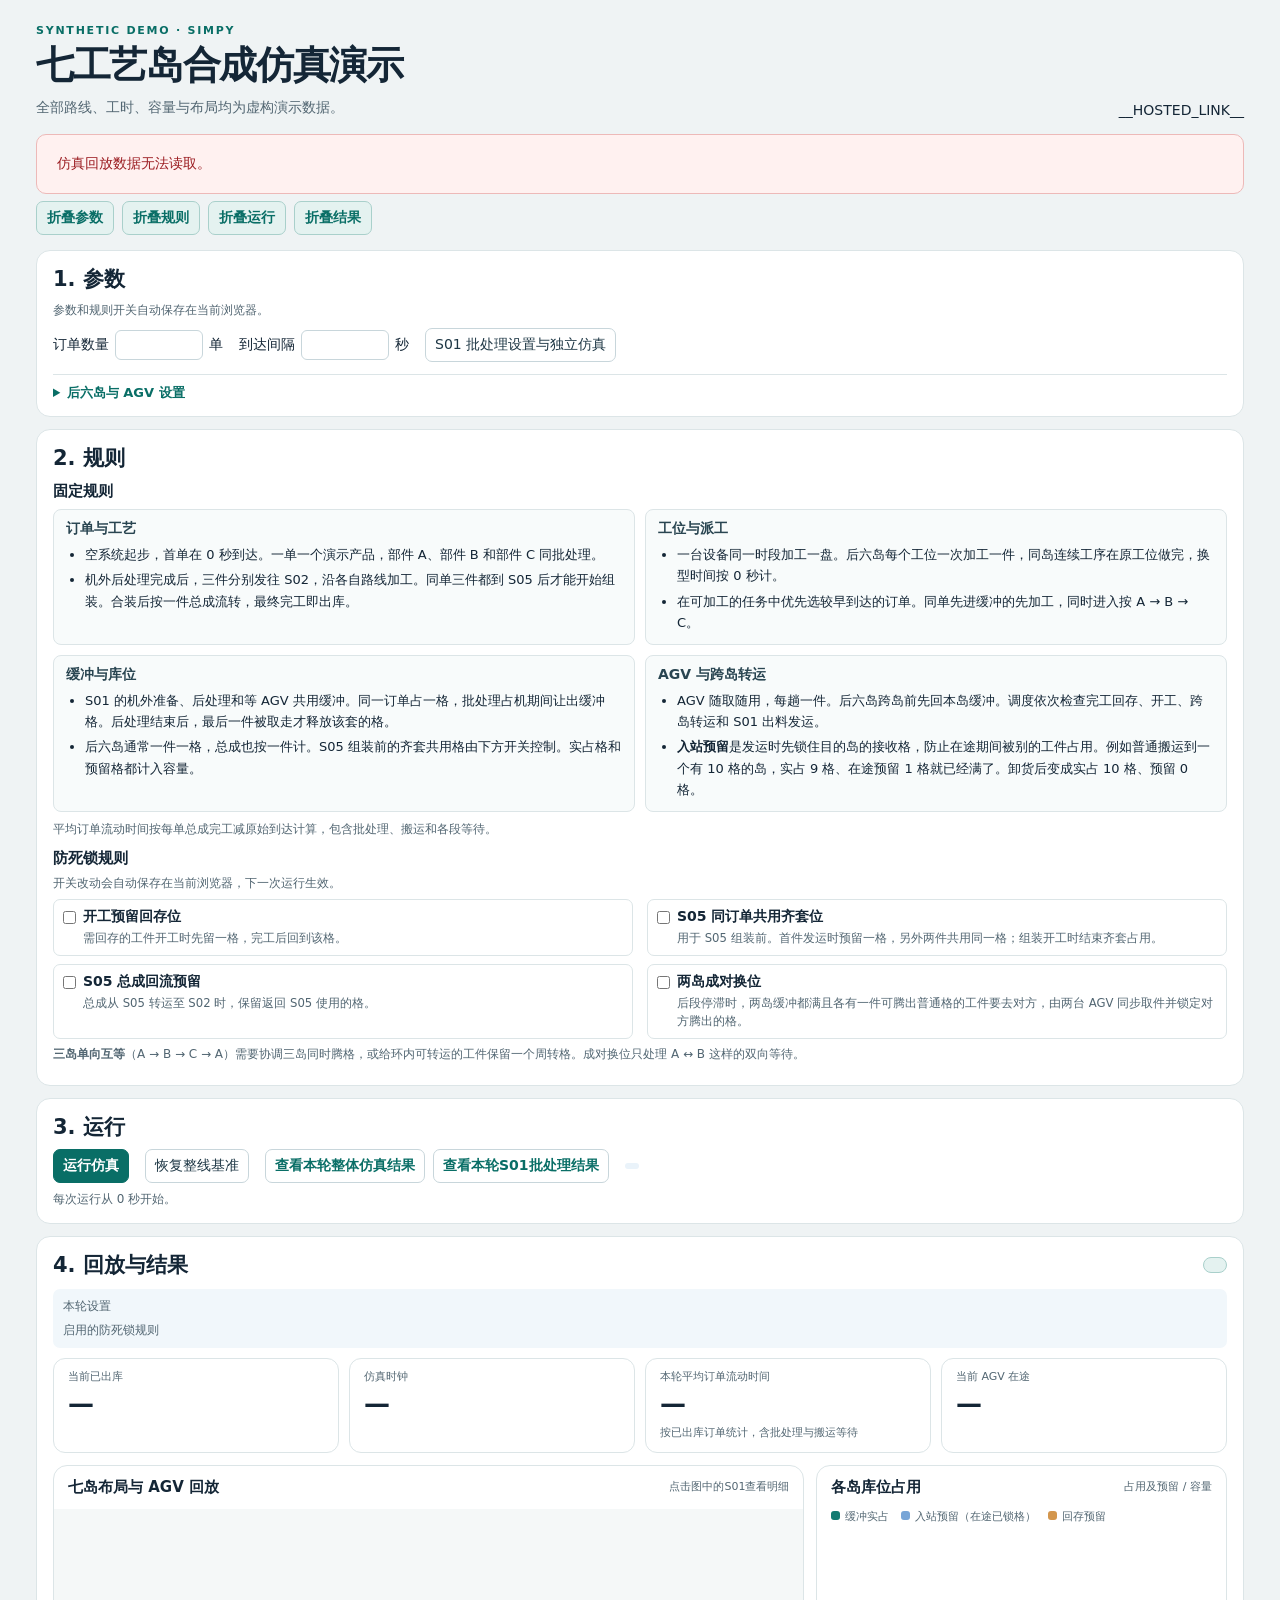
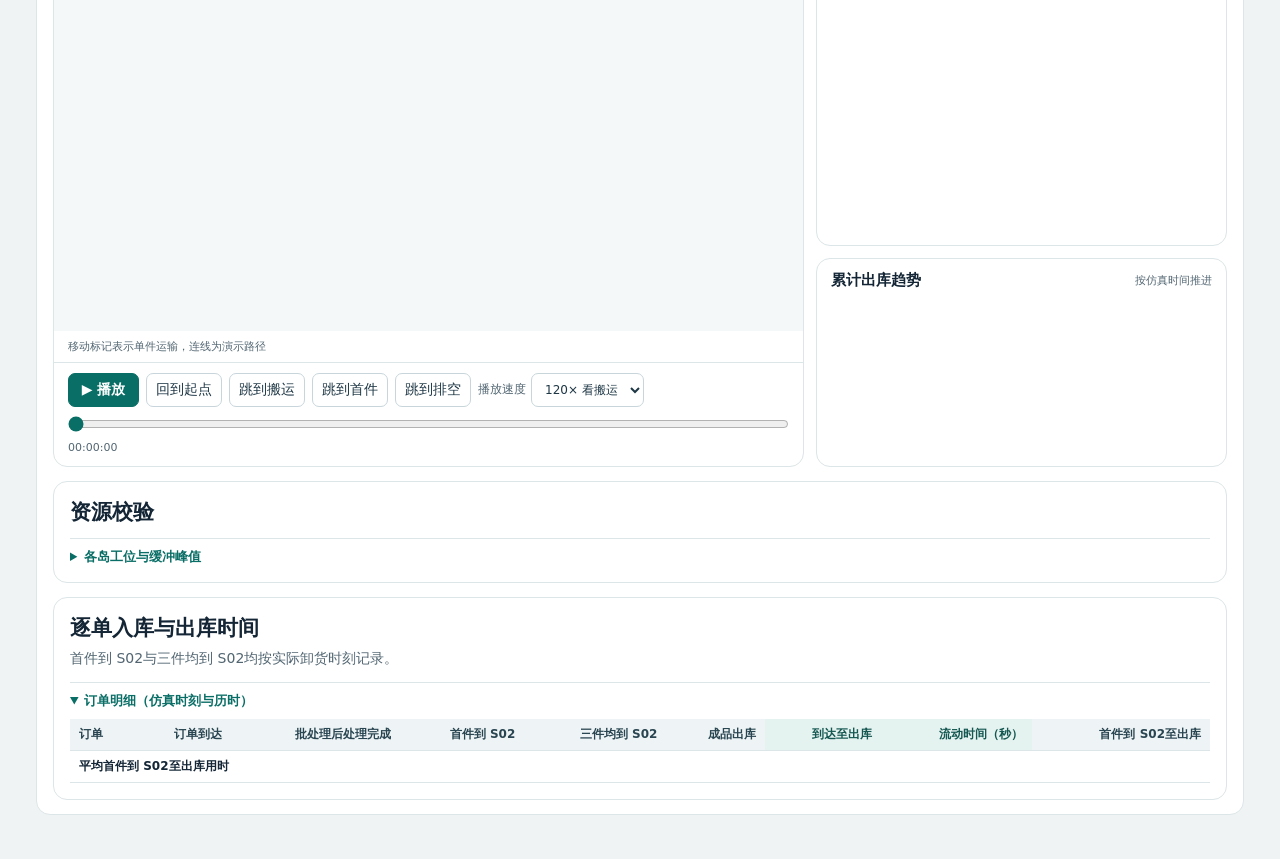
<file: seven_island_demo.template.html>
<!doctype html>
<html lang="zh-CN">
<head>
<meta charset="utf-8">
<meta name="viewport" content="width=device-width, initial-scale=1">
<meta name="color-scheme" content="light">
<link rel="icon" href="data:,">
<title>七工艺岛合成仿真演示</title>
<style>
:root{font-family:"Microsoft YaHei","PingFang SC",system-ui,sans-serif;color:#142636;background:#eff3f4;font-size:14px;--muted:#526672;--line:#dce5e7;--teal:#096e66;--run-data:#18577d;--surface:#fff}
*{box-sizing:border-box}
body{margin:0}
.shell{width:min(1440px,100%);margin:auto;padding:24px 36px 44px}
h1,h2,h3,p{margin:0}
h1{font-size:clamp(24px,3vw,38px);line-height:1.2;letter-spacing:-.035em}
h2{font-size:21px;line-height:1.35}
h3{font-size:15px}
.head{display:flex;justify-content:space-between;align-items:end;gap:20px;margin-bottom:16px}
.eyebrow{color:var(--teal);font-weight:800;letter-spacing:.16em;font-size:11px;margin-bottom:6px}
.subtitle,.subtle{color:var(--muted);line-height:1.6}
.subtitle{margin-top:7px}
.badge{flex:none;align-self:center;color:var(--teal);font-size:12px;border:1px solid #a9d0cb;background:#e4f2f0;padding:7px 11px;border-radius:999px;font-weight:700}
.metrics{display:grid;grid-template-columns:repeat(4,minmax(0,1fr));gap:10px;margin-bottom:12px}
.metric{min-width:0;background:var(--surface);border:1px solid var(--line);border-radius:12px;padding:10px 14px}
.metric span,.metric small{display:block;color:var(--muted);font-size:11px}
.metric strong{font-size:clamp(16px,2.3vw,26px);line-height:1.55;white-space:nowrap;letter-spacing:-.035em}
.tnum,table{font-variant-numeric:tabular-nums}
.dashboard{display:grid;grid-template-columns:minmax(0,1.83fr) minmax(295px,1fr);gap:12px;align-items:start}
.surface{background:var(--surface);border:1px solid var(--line);border-radius:14px;min-width:0}
.section-top{display:flex;justify-content:space-between;align-items:center;gap:12px;padding:12px 14px}
.section-top p{font-size:11px;text-align:right}
.layout-scroll{overflow:auto;background:#f5f8f8}
#layout{display:block;width:100%;min-width:620px;height:auto}
#layout text{font-family:inherit}
#layout-print{cursor:pointer}
#layout-print:hover rect,#layout-print:focus rect{stroke:#ffdc73;stroke-width:4}
.zone{fill:#102735;fill-opacity:.94;stroke-width:2}
.zone-status,.zone-machines{font-size:20px;fill:#fff}
.zone-status{font-weight:700}
.route-print{padding:9px;background:#e2eff8;border:1px solid #bed7e9;border-radius:8px;text-align:center;color:#204d69;font-weight:700}
.audit-table tbody td:nth-child(n+2){font-variant-numeric:tabular-nums}
.vehicle{stroke:white;stroke-width:2.2;filter:drop-shadow(0 1px 2px #193b4c52)}
.vehicle-light{fill:#fff}
.map-foot{padding:8px 14px;display:flex;justify-content:space-between;gap:10px;align-items:center;color:var(--muted);font-size:11px;flex-wrap:wrap}
.controls{border-top:1px solid var(--line);padding:10px 14px 12px;display:grid;gap:8px}
.controls-row{display:flex;align-items:center;gap:7px;flex-wrap:wrap}
button,select{font:inherit;color:#1e3745;background:white;border:1px solid #c8d6db;border-radius:7px;min-height:34px;padding:5px 9px;cursor:pointer}
button:hover,select:hover{background:#f0f6f6;border-color:#8eafad}
button:focus-visible,select:focus-visible,input:focus-visible,summary:focus-visible,.result-action:focus-visible{outline:3px solid #57a7a1;outline-offset:2px}
#play{background:var(--teal);color:white;border-color:var(--teal);font-weight:700;min-width:71px}
#play:hover{background:#07554f}
.speed-label{font-size:12px;color:var(--muted);display:flex;gap:5px;align-items:center}
.timeline{width:100%;accent-color:var(--teal);margin:0;height:18px;cursor:pointer}
.ticks{display:flex;justify-content:space-between;gap:8px;color:var(--muted);font-size:11px}
.monitor{display:grid;gap:12px}
.legend{display:flex;flex-wrap:wrap;gap:8px 12px;padding:0 14px 6px;color:var(--muted);font-size:11px}
.legend span{white-space:nowrap}
.swatch,.island-dot{display:inline-block;width:9px;height:9px;border-radius:3px;margin-right:5px}
.fill-physical{background:#137b72}
.fill-inbound{background:#77a5d7}
.fill-return{background:#d3964d}
.fill-reentry{background:#8e6ba9}
.buffer-list{padding:2px 14px 12px;display:grid;gap:8px}
.buffer-line{display:grid;grid-template-columns:53px minmax(0,1fr) 52px;gap:8px;align-items:center}
.buffer-name{font-weight:700;font-size:12px;white-space:nowrap}
.bar-track{display:flex;height:11px;background:#e9eff1;border-radius:3px;overflow:hidden}
.bar-segment{height:100%}
.buffer-count{font-size:12px;text-align:right;white-space:nowrap}
.buffer-detail{grid-column:2/4;color:var(--muted);font-size:10px;margin-top:-7px}
.trend-wrap{padding:0 10px 8px}
#trend{display:block;width:100%;height:auto}
#trend text{fill:var(--muted);font-size:11px;font-family:inherit}
.below{display:grid;gap:14px;margin-top:14px}
.info{padding:16px}
.info>.subtle{margin-top:5px}
.rule-groups{display:grid;grid-template-columns:repeat(2,minmax(0,1fr));gap:10px;margin:8px 0}
.rule-group{min-width:0;padding:10px 12px;border:1px solid var(--line);border-radius:8px;background:#f8fbfb}
.rule-group h4{margin:0;font-size:14px;color:#294551}
.rule-group ul{padding-left:19px;margin:6px 0 0;font-size:13px;line-height:1.65}
.rule-group li+li{margin-top:4px}
.rule-note,.rule-save{font-size:12px;line-height:1.6;margin:6px 0}
.rule-save.is-error{color:#a1252d}
details{margin-top:12px;border-top:1px solid var(--line);padding-top:9px}
summary{cursor:pointer;font-size:13px;color:var(--teal);font-weight:700}
.scroll{overflow:auto;margin-top:9px}
table{width:100%;border-collapse:collapse;text-align:left;font-size:12px;white-space:nowrap}
th,td{padding:7px 9px;border-bottom:1px solid var(--line)}
thead th{background:#eef4f5;color:#294551}
.numbers td,.numbers th:not(:first-child){text-align:right}
.order-grid{max-height:380px}
.order-grid thead th{position:sticky;top:0}
.order-grid .flow-column{background:#e4f2f0;color:#145750}
.order-grid tfoot{font-weight:700}
.route-legend{display:flex;flex-wrap:wrap;gap:7px 14px;margin:9px 0 12px;color:var(--muted);font-size:12px}
.branches{display:grid;grid-template-columns:repeat(3,minmax(0,1fr));gap:12px}
.branch{padding:0 8px;border-left:2px solid #dce7e8;min-width:0}
.branch h3{margin-bottom:7px}
.branch h3 span{display:block;color:var(--muted);font-size:11px;font-weight:400;margin-top:3px}
.branch-tail{display:block;margin-top:6px;padding:5px 4px;text-align:center;font-size:11px;color:#234d83;background:#f0f5fb;border-radius:5px}
.route-node{background:var(--light);border-left:3px solid var(--color);border-radius:6px;padding:6px 8px;min-width:0}
.route-node div{display:flex;justify-content:space-between;gap:6px;font-weight:700;font-size:12px}
.route-node p{font-size:11px;overflow-wrap:anywhere;color:#3a505d;margin-top:3px;line-height:1.45}
.route-arrow{display:block;color:#536b76;text-align:center;font-size:10px;line-height:1.45;padding:2px 1px}
.join{padding:9px;margin:8px 0;background:#e7eef9;color:#234d83;border:1px solid #c4d7ef;text-align:center;border-radius:8px;font-weight:700;font-size:12px}
.merged{display:flex;gap:4px;align-items:stretch}
.merged .route-node{flex:1}
.merged .route-arrow{display:grid;align-content:center;min-width:48px}
.merged .route-arrow::before{content:"→"}
.route-exit{margin-top:7px;text-align:center;color:var(--teal);font-weight:700;font-size:12px}
#error{padding:20px;color:#9b1c21;background:#fff1f0;border:1px solid #edb9b8;border-radius:10px}
.step-nav{position:sticky;top:0;z-index:2;display:flex;flex-wrap:wrap;gap:8px;margin:0 0 8px;padding:7px 0;background:#eff3f4}
.step-nav button{display:inline-flex;align-items:center;min-height:34px;padding:5px 10px;border:1px solid var(--line);background:var(--surface);color:var(--teal);font-weight:700}
.step-nav button:hover{border-color:#8eafad;background:#f0f6f6}
.step-nav button[aria-expanded="true"]{background:#e4f2f0;border-color:#a9d0cb}
.scenario,#results{scroll-margin-top:58px}
.scenario-form{display:grid;grid-template-columns:minmax(0,1fr);gap:12px;margin-bottom:12px}
.scenario{padding:14px 16px}
.scenario h2{margin-bottom:8px}
.scenario h3{margin:10px 0 5px}
.scenario-base,.scenario-actions{display:flex;align-items:center;gap:10px 16px;flex-wrap:wrap}
.scenario-base label{display:inline-flex;align-items:center;gap:6px}
.scenario input[type="number"]{width:88px;max-width:100%;font:inherit;color:#1e3745;border:1px solid #c8d6db;border-radius:6px;padding:6px 8px}
.scenario input[type="checkbox"]{accent-color:var(--teal)}
.parameter-group{min-width:0;margin-top:14px;padding-top:10px;border-top:1px solid var(--line)}
.parameter-group h4{font-size:14px;margin:0 0 7px}
.parameter-group .subtle,.parameter-save{font-size:12px;margin:0 0 7px}
.parameter-save.is-error{color:#a1252d}
.scenario-policies{display:grid;grid-template-columns:repeat(2,minmax(0,1fr));gap:8px 14px;margin-top:6px}
.policy{display:grid;grid-template-columns:auto minmax(0,1fr);align-items:start;gap:7px;padding:8px 9px;border:1px solid var(--line);border-radius:7px;cursor:pointer}
.policy input{margin:3px 0 0}
.policy strong,.policy small{display:block}
.policy small{margin-top:3px;line-height:1.55;color:var(--muted)}
.scenario-advanced table{width:auto}
.scenario-advanced th,.scenario-advanced td{padding:5px 7px}
.scenario-advanced input[type="number"]{width:73px}
.scenario-route{margin-top:10px}
.route-node label{display:inline-flex;align-items:center;gap:4px;white-space:nowrap}
.scenario .route-node input[type="number"]{width:63px;min-width:0;padding:3px 5px}
.scenario-route .merged .route-arrow{min-width:18px}
.scenario-actions button[type="submit"]{background:var(--teal);border-color:var(--teal);color:white;font-weight:700}
.scenario-actions button:disabled{opacity:.55;cursor:wait}
.result-actions{display:flex;flex-wrap:wrap;gap:8px}
.result-action{display:inline-flex;align-items:center;min-height:34px;padding:5px 9px;border:1px solid #c8d6db;border-radius:7px;background:#fff;color:var(--teal);font-weight:700;text-decoration:none}
.result-action:hover{background:#f0f6f6;border-color:#8eafad}
.run-hint,#scenario-status{font-size:12px;margin-top:7px}
#scenario-status:empty{margin:0}
.scenario #scenario-status.is-error{color:#a1252d}
.config-state{font-size:12px;padding:3px 7px;border-radius:4px;background:#eaf3fa}
.config-state.is-dirty{color:#86571b;background:#fff0d9}
.results-panel{padding:14px 16px}
.run-heading{display:flex;align-items:center;justify-content:space-between;gap:8px 12px;flex-wrap:wrap;margin:0 0 10px}
.run-context{margin:0 0 10px;padding:8px 10px;border-radius:7px;background:#f1f7fb;line-height:1.6;font-size:12px}
.run-context p+p{margin-top:4px}
.run-data,.metric .run-data{color:var(--run-data);font-weight:650}
#trend .run-data{fill:var(--run-data);font-weight:650}
.info>.run-data{margin-top:5px;line-height:1.6}
@media(min-width:796px){
  .dashboard{align-items:stretch}
  .monitor{grid-template-rows:minmax(min-content,1fr) auto}
  .buffer-panel{display:flex;flex-direction:column}
  .buffer-list{flex:1;align-content:space-between}
}
@media(max-width:1060px){.shell{padding:18px 22px 36px}.dashboard{grid-template-columns:minmax(0,1.62fr) minmax(278px,1fr)}}
@media(max-width:795px){.shell{padding:14px}.dashboard{grid-template-columns:1fr}.monitor{grid-template-columns:repeat(2,minmax(0,1fr))}.head{align-items:start}.badge{align-self:start}}
@media(max-width:570px){.head{display:block}.badge{display:inline-block;margin-top:7px}.metrics{grid-template-columns:repeat(2,minmax(0,1fr))}.monitor,.rule-groups,.branches{grid-template-columns:1fr}.merged{flex-direction:column}.merged .route-arrow{min-height:18px}.merged .route-arrow::before{content:"↓"}.section-top{align-items:start}.section-top p{max-width:50%}.controls-row{gap:5px}}
@media(max-width:670px){.scenario-policies{grid-template-columns:minmax(0,1fr)}.scenario,.results-panel{padding:12px}}
@media(max-width:360px){.scenario,#results{scroll-margin-top:100px}}
@media(prefers-reduced-motion:reduce){*{scroll-behavior:auto!important}}
</style>
</head>
<body>
<main class="shell">
  <header class="head">
    <div><p class="eyebrow">SYNTHETIC DEMO · SIMPY</p><h1>七工艺岛合成仿真演示</h1><p class="subtitle">全部路线、工时、容量与布局均为虚构演示数据。</p></div>
    __HOSTED_LINK__
  </header>
  <div id="error" role="alert" hidden></div>
  <nav class="step-nav" aria-label="仿真操作与显示">
    <button type="button" id="toggle-parameters" aria-controls="parameters" aria-expanded="true" data-label="参数">折叠参数</button>
    <button type="button" id="toggle-rules" aria-controls="rules" aria-expanded="true" data-label="规则">折叠规则</button>
    <button type="button" id="toggle-run" aria-controls="run" aria-expanded="true" data-label="运行">折叠运行</button>
    <button type="button" id="toggle-results" aria-controls="results" aria-expanded="true" data-label="结果">折叠结果</button>
  </nav>
  <form id="scenario-form" class="scenario-form" novalidate>
    <section id="parameters" class="surface scenario" aria-labelledby="parameters-title">
      <h2 id="parameters-title">1. 参数</h2>
      <p class="subtle parameter-save" id="parameter-save" role="status">参数和规则开关自动保存在当前浏览器。</p>
      <div class="scenario-base">
        <label>订单数量 <input name="orders" aria-label="订单数量" type="number" min="1" step="1" required> 单</label>
        <label>到达间隔 <input name="interval" aria-label="到达间隔" type="number" min="1" step="1" required> 秒</label>
        <button type="button" id="batching-settings">S01 批处理设置与独立仿真</button>
      </div>
      <details id="downstream-settings">
        <summary>后六岛与 AGV 设置</summary>
      <div class="scenario-advanced">
        <section class="parameter-group" aria-labelledby="capacity-parameters-title">
          <h4 id="capacity-parameters-title">工位与缓冲容量</h4>
          <div class="scroll" id="scenario-islands"></div>
        </section>
        <section class="parameter-group" aria-labelledby="transport-parameters-title">
          <h4 id="transport-parameters-title">AGV 跨岛时间矩阵</h4>
          <p class="subtle">行是起点，列是目的地，单位为秒，含取放。「—」表示当前路线未使用。所有搬运时间均为合成示例。</p>
          <div class="scroll" id="scenario-transport"></div>
        </section>
        <section class="parameter-group" aria-labelledby="route-parameters-title">
          <h4 id="route-parameters-title">工艺路线与加工时间</h4>
          <p class="subtle">直接修改有色节点里的秒数。同岛连续工序合成一个节点，节点之间的搬运耗时在 AGV 时间矩阵里设置。</p>
          <div class="scenario-route">
            <div class="route-legend" id="route-legend"></div>
            <div class="route-print">S01 批处理与机外后处理 → 同单部件 A、部件 B 和部件 C 分别发往 S02</div>
            <div class="branches" id="branches"></div>
            <div class="join">S05 齐套 · 同一订单的部件 A、B、C 全部到达</div>
            <h3>P · 总成</h3>
            <div class="merged" id="merged" aria-label="总成工序"></div>
            <div class="route-exit">↓ 总成末段完工后直接出库</div>
          </div>
        </section>
      </div>
      </details>
    </section>
    <section id="rules" class="surface scenario" aria-labelledby="rules-title">
      <h2 id="rules-title">2. 规则</h2>
      <h3>固定规则</h3>
      <div class="rule-groups">
        <section class="rule-group" aria-labelledby="rule-order-title">
          <h4 id="rule-order-title">订单与工艺</h4>
          <ul>
            <li>空系统起步，首单在 0 秒到达。一单一个演示产品，部件 A、部件 B 和部件 C 同批处理。</li>
            <li>机外后处理完成后，三件分别发往 S02，沿各自路线加工。同单三件都到 S05 后才能开始组装。合装后按一件总成流转，最终完工即出库。</li>
          </ul>
        </section>
        <section class="rule-group" aria-labelledby="rule-machine-title">
          <h4 id="rule-machine-title">工位与派工</h4>
          <ul>
            <li>一台设备同一时段加工一盘。后六岛每个工位一次加工一件，同岛连续工序在原工位做完，换型时间按 0 秒计。</li>
            <li>在可加工的任务中优先选较早到达的订单。同单先进缓冲的先加工，同时进入按 A → B → C。</li>
          </ul>
        </section>
        <section class="rule-group" aria-labelledby="rule-buffer-title">
          <h4 id="rule-buffer-title">缓冲与库位</h4>
          <ul>
            <li>S01 的机外准备、后处理和等 AGV 共用缓冲。同一订单占一格，批处理占机期间让出缓冲格。后处理结束后，最后一件被取走才释放该套的格。</li>
            <li>后六岛通常一件一格，总成也按一件计。S05 组装前的齐套共用格由下方开关控制。实占格和预留格都计入容量。</li>
          </ul>
        </section>
        <section class="rule-group" aria-labelledby="rule-agv-title">
          <h4 id="rule-agv-title">AGV 与跨岛转运</h4>
          <ul>
            <li>AGV 随取随用，每趟一件。后六岛跨岛前先回本岛缓冲。调度依次检查完工回存、开工、跨岛转运和 S01 出料发运。</li>
            <li><strong>入站预留</strong>是发运时先锁住目的岛的接收格，防止在途期间被别的工件占用。例如普通搬运到一个有 10 格的岛，实占 9 格、在途预留 1 格就已经满了。卸货后变成实占 10 格、预留 0 格。</li>
          </ul>
        </section>
      </div>
      <p class="subtle rule-note">平均订单流动时间按每单总成完工减原始到达计算，包含批处理、搬运和各段等待。</p>
      <h3>防死锁规则</h3>
      <p class="subtle rule-save" id="rule-save" role="status">开关改动会自动保存在当前浏览器，下一次运行生效。</p>
      <div class="scenario-policies">
        <label class="policy"><input name="reserve_return" type="checkbox"><span><strong>开工预留回存位</strong><small>需回存的工件开工时先留一格，完工后回到该格。</small></span></label>
        <label class="policy"><input name="shared_kit_slot" type="checkbox"><span><strong>S05 同订单共用齐套位</strong><small>用于 S05 组装前。首件发运时预留一格，另外两件共用同一格；组装开工时结束齐套占用。</small></span></label>
        <label class="policy"><input name="reserve_stage05_reentry" type="checkbox"><span><strong>S05 总成回流预留</strong><small>总成从 S05 转运至 S02 时，保留返回 S05 使用的格。</small></span></label>
        <label class="policy"><input name="paired_exchange" type="checkbox"><span><strong>两岛成对换位</strong><small>后段停滞时，两岛缓冲都满且各有一件可腾出普通格的工件要去对方，由两台 AGV 同步取件并锁定对方腾出的格。</small></span></label>
      </div>
      <p class="subtle rule-note"><strong>三岛单向互等</strong>（A → B → C → A）需要协调三岛同时腾格，或给环内可转运的工件保留一个周转格。成对换位只处理 A ↔ B 这样的双向等待。</p>
    </section>
    <section id="run" class="surface scenario" aria-labelledby="run-title">
      <h2 id="run-title">3. 运行</h2>
      <div class="scenario-actions">
        <button type="submit" id="scenario-run">运行仿真</button>
        <button type="button" id="scenario-reset">恢复整线基准</button>
        <div class="result-actions">
          <a href="#results" class="result-action" id="view-results">查看本轮整体仿真结果</a>
          <button type="button" class="result-action" id="batching-result">查看本轮S01批处理结果</button>
        </div>
        <span class="config-state run-data" id="configuration-state" role="status"></span>
      </div>
      <p class="subtle run-hint">每次运行从 0 秒开始。</p>
      <p class="run-data" id="scenario-status" role="status"></p>
    </section>
  </form>
  <section id="results" class="surface results-panel" aria-labelledby="results-title">
    <div class="run-heading"><h2 id="results-title">4. 回放与结果</h2><span class="badge" id="outcome" role="status"></span></div>
    <div class="run-context">
      <p><span class="subtle">本轮设置</span> <span class="run-data" id="scenario-text"></span></p>
      <p><span class="subtle">启用的防死锁规则</span> <span class="run-data" id="run-rule-summary"></span></p>
    </div>
    <section class="metrics" aria-label="仿真指标">
      <div class="metric"><span>当前已出库</span><strong class="tnum" id="metric-out">—</strong><small class="run-data" id="metric-arrived"></small></div>
      <div class="metric"><span>仿真时钟</span><strong class="tnum" id="metric-clock">—</strong></div>
      <div class="metric"><span>本轮平均订单流动时间</span><strong class="tnum" id="metric-mean">—</strong><small class="subtle">按已出库订单统计，含批处理与搬运等待</small></div>
      <div class="metric"><span>当前 AGV 在途</span><strong class="tnum" id="metric-agv">—</strong><small class="run-data" id="metric-raw"></small></div>
    </section>
    <div class="dashboard">
      <section class="surface" aria-labelledby="layout-title">
        <div class="section-top"><h3 id="layout-title">七岛布局与 AGV 回放</h3><p class="subtle">点击图中的S01查看明细</p></div>
        <div class="layout-scroll"><svg id="layout" viewBox="0 0 1671 941" role="group" aria-label="七个工艺岛及 AGV 回放"></svg></div>
        <div class="map-foot"><span>移动标记表示单件运输，连线为演示路径</span><span class="run-data" id="trip-detail"></span></div>
        <div class="controls">
          <div class="controls-row">
            <button type="button" id="play" aria-pressed="false">▶ 播放</button>
            <button type="button" id="reset">回到起点</button>
            <button type="button" id="first-trip">跳到搬运</button>
            <button type="button" id="first">跳到首件</button>
            <button type="button" id="last">跳到排空</button>
            <label class="speed-label" for="speed">播放速度
              <select id="speed">
                <option value="30">30× 慢放</option><option value="120" selected>120× 看搬运</option>
                <option value="600">600×</option><option value="1800">1800×</option>
                <option value="3600">3600× 快览</option><option value="7200">7200×</option>
              </select>
            </label>
          </div>
          <input id="timeline" class="timeline" type="range" min="0" value="0" aria-label="仿真时间进度">
          <div class="ticks tnum"><span>00:00:00</span><span class="run-data" id="progress"></span><span class="run-data" id="timeline-end"></span></div>
        </div>
      </section>
      <aside class="monitor" aria-label="库位和成品动态图表">
        <section class="surface buffer-panel">
          <div class="section-top"><h3>各岛库位占用</h3><p class="subtle">占用及预留 / 容量</p></div>
          <div class="legend">
            <span><i class="swatch fill-physical"></i>缓冲实占</span>
            <span><i class="swatch fill-inbound"></i>入站预留（在途已锁格）</span>
            <span><i class="swatch fill-return"></i>回存预留</span>
            <span id="reentry-legend" hidden><i class="swatch fill-reentry"></i>返 S05预留</span>
          </div>
          <div class="buffer-list" id="buffers"></div>
        </section>
        <section class="surface">
          <div class="section-top"><h3>累计出库趋势</h3><p class="subtle">按仿真时间推进</p></div>
          <div class="trend-wrap"><svg id="trend" viewBox="0 0 370 148" role="img" aria-label="累计成品出库曲线"></svg></div>
        </section>
      </aside>
    </div>
    <div class="below">
      <section class="surface info" aria-labelledby="audit-title">
        <h2 id="audit-title">资源校验</h2>
        <p class="run-data" id="audit-summary"></p>
        <details><summary>各岛工位与缓冲峰值</summary><p class="subtle">缓冲峰值包含实占、入站、回存和回流预留。</p><div class="scroll"><table class="audit-table"><thead><tr><th scope="col">工艺岛</th><th scope="col">工位峰值 / 容量</th><th scope="col">缓冲峰值 / 容量</th><th scope="col">缓冲口径</th></tr></thead><tbody id="audit-rows"></tbody></table></div></details>
      </section>
      <section class="surface info" aria-labelledby="orders-title">
        <h2 id="orders-title">逐单入库与出库时间</h2>
        <p class="subtle">首件到 S02与三件均到 S02均按实际卸货时刻记录。</p>
        <details open>
          <summary>订单明细（仿真时刻与历时）</summary>
          <div class="scroll order-grid">
            <table class="numbers" aria-label="逐单入库出库耗时">
              <thead><tr><th scope="col">订单</th><th scope="col">订单到达</th><th scope="col">批处理后处理完成</th><th scope="col">首件到 S02</th><th scope="col">三件均到 S02</th><th scope="col">成品出库</th><th class="flow-column" scope="col">到达至出库</th><th class="flow-column" scope="col">流动时间（秒）</th><th scope="col">首件到 S02至出库</th></tr></thead>
              <tbody id="order-rows"></tbody>
              <tfoot><tr><th colspan="8" scope="row">平均首件到 S02至出库用时</th><td class="run-data" id="order-average-elapsed"></td></tr></tfoot>
            </table>
          </div>
        </details>
      </section>
    </div>
  </section>
</main>
<dialog id="batching-dialog" aria-label="S01 批处理仿真"></dialog>
<script type="application/json" id="sim-data">__SIMULATION_JSON__</script>
<script type="text/plain" id="six-island-engine-source">__SIX_ISLAND_ENGINE__</script>
<script type="text/plain" id="layout-asset">__LAYOUT_DATA_URI__</script>
<script id="arrival-engine-source">__ARRIVAL_ENGINE__</script>
<script>__BATCHING_VIEW__</script>
<script>
(() => {
  "use strict";
  const byId = id => document.getElementById(id);
  function setPanelVisible(button,visible) {
    byId(button.getAttribute("aria-controls")).hidden=!visible;
    button.setAttribute("aria-expanded",String(visible));
    button.textContent=(visible?"折叠":"显示")+button.dataset.label;
  }
  const escape = value => String(value).replace(/[&<>"']/g, char =>
    ({ "&":"&amp;", "<":"&lt;", ">":"&gt;", "\"":"&quot;", "'":"&#39;" })[char]);
  const arrivalLabel = interval => interval % 60 === 0 ? `${interval/60} 分钟` : `${interval} 秒`;
  const policyNames = {
    reserve_return:"开工回存预留", shared_kit_slot:"S05齐套共用",
    reserve_stage05_reentry:"总成返 S05预留", paired_exchange:"两岛协调换位"
  };
  const palette = [
    {color:"#146e68",light:"#e1f2ef"},
    {color:"#98451d",light:"#f9e9dd"},
    {color:"#6254a0",light:"#eee9f9"},
    {color:"#2b5890",light:"#e6eef9"},
    {color:"#984e72",light:"#fae9f1"},
    {color:"#576e39",light:"#edf2e3"}, {color:"#287eb0",light:"#e2eff8"}
  ];

  function mountTrace(data, batchingView) {
    const listeners = new AbortController();
    const listen = (id, event, handler) => byId(id).addEventListener(event, handler, {signal:listeners.signal});
    const {parameters, islands, frames, trips, orders, summary, batching, audit} = data;
    const processIndex = islands.length - 1;
    const displayOrder = [processIndex, ...islands.slice(0,processIndex).map((_,index)=>index)];
    const totalTime = summary.final_time;
    const number = new Intl.NumberFormat("zh-CN", {maximumFractionDigits:2});
    const fmtNumber = value => value == null ? "—" : number.format(value);
    const elapsed = (value, precise=false) => {
      if (value == null) return "—";
      const normalized = precise ? Math.round(value*100)/100 : value;
      const seconds = Math.floor(normalized);
      const digits = unit => String(unit).padStart(2,"0");
      const fraction = precise && normalized!==seconds ? (normalized-seconds).toFixed(2).slice(1).replace(/0+$/,"") : "";
      return [Math.floor(seconds / 3600), Math.floor(seconds / 60) % 60, seconds % 60].map(digits).join(":")+fraction;
    };
    const positions = [
      {x:867,y:447,dock:[875,470],aisle:[875,496]},
      {x:1247,y:487,dock:[1262,515],aisle:[1262,534]},
      {x:442,y:649,dock:[515,615],aisle:[548,470]},
      {x:829,y:686,dock:[892,645],aisle:[924,500]},
      {x:1146,y:704,dock:[1200,672],aisle:[1237,532]},
      {x:1488,y:725,dock:[1550,696],aisle:[1574,578]},
      {x:517,y:415,dock:[521,435],aisle:[521,467]},
    ];
    const completeOrders = orders.filter(order => order.completed_at != null);
    const flowTime = order => order.flow_time ?? (order.completed_at == null ? null : order.completed_at-order.arrived_at);
    const averageFlowTime = summary.average_flow_time ?? (completeOrders.length
      ? completeOrders.reduce((sum, order) => sum+flowTime(order),0)/completeOrders.length
      : null);
    const firstOutput = completeOrders.reduce((min, order) => Math.min(min,order.completed_at),Infinity);
    const sortedTrips = [...trips].sort((a,b) => a[0]-b[0]);
    const maxTrip = sortedTrips.reduce((max,trip) => Math.max(max,trip[1]-trip[0]),0);
    const firstAtLeast = (list, time, pick, inclusive=false) => {
      let lo=0, hi=list.length;
      while(lo<hi){
        const mid=(lo+hi)>>>1;
        if(pick(list[mid])<time || (inclusive && pick(list[mid])===time)) lo=mid+1;
        else hi=mid;
      }
      return lo;
    };
    const enabledRules=Object.keys(policyNames).filter(name=>parameters[name]).map(name=>policyNames[name]);
    const processStrategy = batching.config.waitMinutes ? `最长等单 ${batching.config.waitMinutes} 分钟` : "立即开打";
    byId("scenario-text").textContent = `${parameters.orders} 单，每 ${arrivalLabel(parameters.interval)}到达 1 单。批处理策略为${processStrategy}。${displayOrder.map(i=>`${islands[i].name} ${islands[i].machines} 工位 / ${islands[i].capacity} 格`).join("，")}。`;
    byId("run-rule-summary").textContent = `${enabledRules.length?enabledRules.join("、"):"未启用"}。${parameters.paired_exchange&&summary.paired_exchanges!=null?`协调换位 ${summary.paired_exchanges} 次。`:""}`;
    byId("reentry-legend").hidden = !parameters.reserve_stage05_reentry;
    byId("outcome").textContent = summary.deadlock ? `本轮结果 · 出库 ${summary.finished} 单后停滞` : `本轮结果 · ${summary.finished} 单全部出库`;
    byId("metric-mean").textContent = elapsed(averageFlowTime,true);
    byId("timeline").max = totalTime;
    byId("timeline-end").textContent = elapsed(totalTime);
    byId("first").disabled = !Number.isFinite(firstOutput);
    byId("first-trip").disabled = !sortedTrips.length;
    byId("last").textContent = summary.deadlock ? "跳到停滞" : "跳到排空";

    byId("layout").innerHTML = `
      <image href="${byId("layout-asset").textContent.trim()}" width="1671" height="941" aria-hidden="true"/>
      ${displayOrder.map(i=>{
        const pos=positions[i], color=palette[i], isBatch=i===processIndex;
        const controls=isBatch?'id="layout-print" role="button" tabindex="0" aria-label="打开S01回放明细"':"";
        return `<g ${controls} transform="translate(${pos.x} ${pos.y})">
          <rect class="zone" x="-92" y="-5" width="184" height="53" rx="10" stroke="${color.color}"/>
          <text id="zone-${i}" x="0" y="16" text-anchor="middle" class="zone-status"></text>
          <text id="machines-${i}" x="0" y="38" text-anchor="middle" class="zone-machines"></text>
        </g>`;
      }).join("")}
      <g id="moving"></g>`;
    batchingView.setResult(batching);
    const openBatching = () => { pause(); batchingView.openResult(); };
    listen("batching-result","click",openBatching);
    listen("layout-print","click",openBatching);
    listen("layout-print","keydown",event=>{
      if(event.key==="Enter" || event.key===" ") { event.preventDefault(); openBatching(); }
    });
    byId("buffers").innerHTML = displayOrder.map(i=>`
      <div class="buffer-line">
        <span class="buffer-name"><i class="island-dot" style="background:${palette[i].color}"></i>${escape(islands[i].name)}</span>
        <div class="bar-track" id="bar-${i}" role="img">
          <span class="bar-segment fill-physical" id="physical-${i}"></span>
          <span class="bar-segment fill-inbound" id="inbound-${i}"></span>
          <span class="bar-segment fill-return" id="return-${i}"></span>
          <span class="bar-segment fill-reentry" id="reentry-${i}"></span>
        </div>
        <strong class="buffer-count run-data tnum" id="count-${i}"></strong>
        <span class="buffer-detail run-data tnum" id="detail-${i}"></span>
      </div>`).join("");
    byId("audit-summary").textContent = `本轮检查 ${fmtNumber(audit.events_checked)} 次事件状态，工位重叠及缓冲溢出共 ${audit.violations} 次。`;
    byId("audit-rows").innerHTML = displayOrder.map(i=>{
      const island=islands[i];
      const unit=i===processIndex?"同单一套一格":island.name==="S05" && parameters.shared_kit_slot?"同单齐套一格，其余单件一格":"单件一格";
      return `<tr><th scope="row">${escape(island.name)}</th><td>${audit.peak_workstations[i]} / ${island.machines}</td><td>${audit.peak_slots[i]} / ${island.capacity}</td><td>${unit}</td></tr>`;
    }).join("");

    const graph={x:34,y:8,width:322,height:110};
    const px = time => graph.x + time / Math.max(totalTime,1) * graph.width;
    const py = count => graph.y + graph.height - count / Math.max(parameters.orders,1) * graph.height;
    const points=completeOrders.map(order=>order.completed_at).sort((a,b)=>a-b);
    const pathPoints=points.map((time,index)=>`H${px(time).toFixed(2)}V${py(index+1).toFixed(2)}`).join("");
    byId("trend").innerHTML = `
      <defs><clipPath id="trend-clip"><rect id="trend-reveal" x="${graph.x-2}" y="0" width="0" height="121"/></clipPath></defs>
      ${[0,parameters.orders/2,parameters.orders].map(value=>`<line x1="${graph.x}" x2="${graph.x+graph.width}" y1="${py(value)}" y2="${py(value)}" stroke="#e3ebed"/><text${value?' class="run-data"':""} x="28" y="${py(value)+4}" text-anchor="end">${fmtNumber(value)}</text>`).join("")}
      <text x="${graph.x}" y="138">0 小时</text>
      <text class="run-data" x="${graph.x+graph.width}" y="138" text-anchor="end">${fmtNumber(totalTime/3600)} 小时</text>
      <path d="M${px(0)} ${py(0)}${pathPoints}H${px(totalTime)}" fill="none" stroke="#dce8e7" stroke-width="2.3"/>
      <path d="M${px(0)} ${py(0)}${pathPoints}H${px(totalTime)}" fill="none" stroke="#08766b" stroke-width="2.7" clip-path="url(#trend-clip)"/>
      <line id="trend-time" y1="6" y2="119" stroke="#799b9e" stroke-dasharray="3 3"/>
      <circle id="trend-dot" r="4" fill="#08766b" stroke="#fff" stroke-width="1.5"/>`;

    byId("order-rows").innerHTML = orders.map((order,index)=>{
      const flow=flowTime(order);
      const timestamps=[order.arrived_at,batching.orders[index].finish,order.first_admitted_at,order.last_admitted_at,order.completed_at];
      return `<tr><th scope="row">${escape(order.order)}</th>${timestamps.map(value=>`<td>${elapsed(value)}</td>`).join("")}<td class="flow-column">${elapsed(flow)}</td><td class="flow-column">${fmtNumber(flow)}</td><td>${elapsed(order.elapsed)}</td></tr>`;
    }).join("");

    byId("order-average-elapsed").textContent = elapsed(summary.average_elapsed,true);

    const setText = (id, value) => { byId(id).textContent=value; };
    let displayedFrame=-1, displayedTrips=null, clock=0, running=false, previous=0, tick=0;
    function renderFrame(index) {
      const [,arrived,completed,raw,inTransit,states,processStages]=frames[index];
      setText("metric-out",`${completed} / ${parameters.orders}`);
      setText("metric-arrived",`已到达 ${arrived} 单`);
      setText("metric-agv",`${inTransit} 件`);
      setText("metric-raw",`批处理待发运 ${raw} 件`);
      states.forEach(([physical,inbound,returned,busy,items,reentry=0],i)=>{
        const island=islands[i], used=physical+inbound+returned+reentry;
        setText(`zone-${i}`,`库位 ${used} / ${island.capacity}`);
        setText(`machines-${i}`,`${i===processIndex?"设备":"工位"} ${busy} / ${island.machines}`);
        setText(`count-${i}`,`${used}/${island.capacity}`);
        const extra=parameters.reserve_stage05_reentry&&island.name==="S05";
        setText(`detail-${i}`,i===processIndex
          ? `准备 ${processStages[0]} · 后处理 ${processStages[1]} · 待运 ${processStages[2]} 套`
          : `实占 ${physical} · 入站 ${inbound} · 回存 ${returned}${extra?` · 返 S05 ${reentry}`:""} · 实物 ${items} 件`);
        byId(`bar-${i}`).setAttribute("aria-label",`${island.name}岛：实占 ${physical}，入站预留 ${inbound}，回存预留 ${returned}${extra?`，返 S05预留 ${reentry}`:""}，共 ${island.capacity} 格`);
        [["physical",physical],["inbound",inbound],["return",returned],["reentry",reentry]].forEach(([id,value])=>{
          byId(`${id}-${i}`).style.width=`${value/island.capacity*100}%`;
        });
      });
    }
    function vehiclePosition(trip,time) {
      const [start,end,source,target]=trip, a=positions[source], b=positions[target];
      const points=[a.dock,a.aisle,b.aisle,b.dock];
      const lengths=points.slice(1).map(([x,y],i)=>Math.hypot(x-points[i][0],y-points[i][1]));
      let distance=(time-start)/(end-start)*lengths.reduce((sum,length)=>sum+length,0);
      for(let i=0;i<lengths.length;i+=1) {
        if(distance<=lengths[i] && lengths[i]>0) {
          const fraction=distance/lengths[i];
          return points[i].map((value,axis)=>value+(points[i+1][axis]-value)*fraction);
        }
        distance-=lengths[i];
      }
      return b.dock;
    }
    function render(time) {
      const index=Math.max(0,firstAtLeast(frames,time,row=>row[0],true)-1);
      if(index!==displayedFrame){renderFrame(index);displayedFrame=index;}
      setText("metric-clock",elapsed(time));
      setText("progress",`${fmtNumber(time/Math.max(totalTime,1)*100)}%`);
      byId("timeline").value=Math.floor(time);
      byId("timeline").setAttribute("aria-valuetext",elapsed(time));
      const currentX=px(time), count=frames[index][2];
      byId("trend-reveal").setAttribute("width",currentX-graph.x+2);
      byId("trend-time").setAttribute("x1",currentX);
      byId("trend-time").setAttribute("x2",currentX);
      byId("trend-dot").setAttribute("cx",currentX);
      byId("trend-dot").setAttribute("cy",py(count));
      const lower=firstAtLeast(sortedTrips,time-maxTrip,row=>row[0]);
      const upper=firstAtLeast(sortedTrips,time,row=>row[0],true);
      const active=sortedTrips.slice(lower,upper).filter(row=>row[1]>time);
      const activeKey=active.map(trip=>`${trip[0]}/${trip[4]}`).join("|");
      if(activeKey!==displayedTrips) {
        displayedTrips=activeKey;
        setText("trip-detail",active.length
          ? `${active.length} 趟在途 · ${active[0][4]} ${islands[active[0][2]].name} → ${islands[active[0][3]].name}`
          : "当前无在途搬运");
        byId("moving").innerHTML=active.map(trip=>`
          <g><title>${escape(trip[4])} · ${escape(islands[trip[2]].name)} → ${escape(islands[trip[3]].name)}</title>
          <rect class="vehicle" x="-10" y="-6" width="20" height="12" rx="4" fill="${palette[trip[3]].color}"/>
          <circle class="vehicle-light" r="2" cx="5"/></g>`).join("");
      }
      active.forEach((trip,i)=>{
        const [x,y]=vehiclePosition(trip,time);
        byId("moving").children[i].setAttribute("transform",`translate(${x.toFixed(1)} ${y.toFixed(1)})`);
      });
    }
    function setRunning(value) {
      running=value; previous=0;
      byId("play").textContent=value?"⏸ 暂停":"▶ 播放";
      byId("play").setAttribute("aria-pressed",String(value));
      cancelAnimationFrame(tick);
      if(value) tick=requestAnimationFrame(animate);
    }
    function animate(now) {
      if(!running) return;
      if(previous) clock=Math.min(totalTime,clock+Math.min(now-previous,100)/1000*Number(byId("speed").value));
      previous=now;
      render(clock);
      if(clock>=totalTime) setRunning(false);
      else tick=requestAnimationFrame(animate);
    }
    function seek(time) {setRunning(false);clock=time;render(clock);}
    function pause() {setRunning(false);}
    listen("play","click",()=>{
      if(running) setRunning(false);
      else {if(clock>=totalTime) seek(0); setRunning(true);}
    });
    listen("timeline","input",event=>seek(Number(event.target.value)));
    listen("reset","click",()=>seek(0));
    listen("first-trip","click",()=>seek((sortedTrips[0][0]+sortedTrips[0][1])/2));
    listen("first","click",()=>seek(firstOutput));
    listen("last","click",()=>seek(totalTime));
    render(0);
    return {
      pause,
      dispose: () => { setRunning(false); listeners.abort(); }
    };
  }

  const operationNames = text => text.replace(/\s+(?:各\s*)?\d+\s*s\b/g,"");
  const positiveInteger = value => Number.isSafeInteger(value) && value > 0;

  function setupForm(baseline) {
    const {parameters,routes,transport,batching} = baseline;
    const islands=baseline.islands.slice(0,-1);
    const form=byId("scenario-form");
    form.elements.namedItem("orders").defaultValue=parameters.orders;
    form.elements.namedItem("interval").defaultValue=parameters.interval;
    for(const name of Object.keys(policyNames)) {
      form.elements.namedItem(name).defaultChecked=Boolean(parameters[name]);
    }
    const input = (name,label,value) => `<input type="number" name="${name}" min="1" step="1" required aria-label="${escape(label)}" value="${value}">`;
    const names=islands.map(island=>island.name);
    byId("scenario-islands").innerHTML = `<table aria-label="工位与缓冲容量"><thead><tr><th scope="col">工艺岛</th><th scope="col">加工位数</th><th scope="col">缓冲容量（格）</th></tr></thead><tbody>${islands.map((island,i)=>`<tr><th scope="row">${escape(island.name)}</th><td>${input("machines-"+i,island.name+"加工位数",island.machines)}</td><td>${input("capacity-"+i,island.name+"缓冲格数",island.capacity)}</td></tr>`).join("")}</tbody></table>`;
    const routeNode = (visit,key,label,index) => {
      const color=palette[names.indexOf(visit.island)];
      return `<div class="route-node" style="--color:${color.color};--light:${color.light}">
        <div><span>${escape(visit.island)}</span><label>${input("visit-"+key+"-"+index,label+"第"+(index+1)+"工段加工秒数",visit.seconds)} 秒</label></div>
        <p>${escape(operationNames(visit.operations))}</p>
      </div>`;
    };
    byId("route-legend").innerHTML = baseline.islands.map((island,i)=>`<span><i class="island-dot" style="background:${palette[i].color}"></i>${escape(island.name)}</span>`).join("");
    byId("branches").innerHTML = [["L","部件 A"],["R","部件 B"],["F","部件 C"]].map(([key,label])=>{
      const route=routes[key];
      const nodes=route.map((visit,index)=>(index?'<span class="route-arrow" aria-hidden="true">↓</span>':"")+routeNode(visit,key,label,index)).join("");
      return `<div class="branch"><h3>${label}<span>${route.length} 个加工工段</span></h3>${nodes}<span class="branch-tail">↓ 送往S05齐套</span></div>`;
    }).join("");
    byId("merged").innerHTML = routes.M.map((visit,index)=>(index?'<span class="route-arrow" aria-hidden="true"></span>':"")+routeNode(visit,"M","总成",index)).join("");
    byId("scenario-transport").innerHTML = `<table aria-label="AGV 跨岛时间矩阵"><thead><tr><th scope="col">起点 / 目的</th><th scope="col">S01 批处理</th>${names.map(name=>`<th scope="col">${escape(name)}</th>`).join("")}</tr></thead><tbody>
      <tr><th scope="row">S01 批处理</th><td>0</td><td>${input("trip-stage01-stage02","S01 批处理到 S02 搬运秒数",batching.config.transportSeconds)}</td>${names.slice(1).map(()=>"<td>—</td>").join("")}</tr>
      ${transport.map((row,i)=>`<tr><th scope="row">${escape(names[i])}</th><td>—</td>${row.map((seconds,j)=>`<td>${i===j?"0":input("trip-"+i+"-"+j,names[i]+"到"+names[j]+"搬运秒数",seconds)}</td>`).join("")}</tr>`).join("")}</tbody></table>`;
    form.reset();
  }

  function readConfig(baseline, batchingView) {
    const form=byId("scenario-form"), fields=new FormData(form);
    const integer = name => {
      const value=Number(fields.get(name));
      if(!positiveInteger(value)) {
        const field=form.elements.namedItem(name);
        if(byId("parameters").hidden) setPanelVisible(byId("toggle-parameters"),true);
        const details=field.closest("details");
        if(details) details.open=true;
        field.focus();
        throw new Error(`${field.getAttribute("aria-label")}应为正整数。`);
      }
      return value;
    };
    return {
      parameters: {
        ...baseline.parameters,
        orders:integer("orders"), interval:integer("interval"),
        ...Object.fromEntries(Object.keys(policyNames).map(name=>[name,fields.has(name)]))
      },
      islands:baseline.islands.slice(0,-1).map((island,i)=>({
        ...island, machines:integer("machines-"+i), capacity:integer("capacity-"+i)
      })),
      batching:{...batchingView.settings(),transportSeconds:integer("trip-stage01-stage02")},
      transport:baseline.transport.map((row,i)=>row.map((_,j)=>i===j?0:integer("trip-"+i+"-"+j))),
      routes:Object.fromEntries(Object.entries(baseline.routes).map(([kind,visits])=>[kind,visits.map((visit,i)=>{
        const seconds=integer("visit-"+kind+"-"+i);
        return {...visit,seconds,operations:seconds===visit.seconds?visit.operations:operationNames(visit.operations)};
      })]))
    };
  }

  function simulateTrace(config) {
    const source=byId("six-island-engine-source").textContent;
    function runOnPage() {
      if(!globalThis.SixIslandEngine) {
        const script=document.createElement("script");
        script.textContent=source;
        document.head.append(script);
        script.remove();
      }
      return globalThis.SixIslandEngine.simulate(config);
    }
    if(typeof Worker!=="function") return Promise.resolve().then(runOnPage);
    const harness=`
      self.onmessage = ({data}) => {
        try { self.postMessage({ok:true, trace:globalThis.SixIslandEngine.simulate(data)}); }
        catch (error) { self.postMessage({ok:false, message:error.message}); }
      };
    `;
    return new Promise((resolve,reject)=>{
      const url=URL.createObjectURL(new Blob([byId("arrival-engine-source").textContent,"\n",source,harness],{type:"text/javascript"}));
      let worker;
      try { worker=new Worker(url); }
      catch(error) {
        URL.revokeObjectURL(url);
        Promise.resolve().then(runOnPage).then(resolve,reject);
        return;
      }
      const cleanup=()=>{worker.terminate();URL.revokeObjectURL(url);};
      worker.onmessage=({data})=>{
        cleanup();
        if(data.ok) resolve(data.trace);
        else reject(new Error(data.message));
      };
      worker.onerror=(event)=>{
        event.preventDefault();
        cleanup();
        Promise.resolve().then(runOnPage).then(resolve,reject);
      };
      worker.postMessage(config);
    });
  }

  try {
    const baseline=JSON.parse(byId("sim-data").textContent);
    let onBatchingChange=()=>{};
    const batchingView=BatchingIslandView.mount({
      dialog:byId("batching-dialog"),
      defaults:{...baseline.batching.config,capacity:null},
      onChange:()=>onBatchingChange(),
    });
    let replay=mountTrace(baseline,batchingView);
    byId("batching-settings").addEventListener("click",()=>{replay.pause();batchingView.openSettings();});
    setupForm(baseline);
    for(const button of document.querySelectorAll(".step-nav button[aria-controls]")) {
      const panel=byId(button.getAttribute("aria-controls"));
      button.addEventListener("click",()=>{
        const visible=panel.hidden;
        setPanelVisible(button,visible);
        if(visible) panel.scrollIntoView({block:"start"});
        else if(panel.id==="results") replay.pause();
      });
    }
    byId("view-results").addEventListener("click",()=>setPanelVisible(byId("toggle-results"),true));
    const form=byId("scenario-form"), runButton=byId("scenario-run"), resetButton=byId("scenario-reset");
    const signature=batching=>{
      const fields=new FormData(form);
      try {
        const config=batching ?? batchingView.settings();
        return JSON.stringify([Array.from(fields),config.machineCount,config.prepMinutes,config.postMinutes,config.switchMinutes,config.waitMinutes,config.durations,config.capacity ?? Math.max(400,Number(fields.get("orders")))]);
      } catch {
        return null;
      }
    };
    const baselineSignature=signature(baseline.batching.config);
    let lastRun=baselineSignature;
    const settingsKey="public-demo.seven-island.settings.v1";
    const editableFields=Array.from(form.elements).filter(field=>field.name && (field.type==="number" || field.type==="checkbox"));
    const fieldValue=field=>field.type==="checkbox"?field.checked:field.valueAsNumber;
    const validSetting=(field,value)=>field.type==="checkbox"?typeof value==="boolean":positiveInteger(value);
    const savedValues=Object.fromEntries(editableFields.map(field=>[field.name,fieldValue(field)]));
    const storageStatus=(message,isError=false,id="parameter-save")=>{
      const element=byId(id);
      element.classList.add("run-data");
      element.classList.toggle("is-error",isError);
      element.textContent=message;
    };
    const ruleStatus=(message,isError=false)=>storageStatus(message,isError,"rule-save");
    try {
      const stored=JSON.parse(localStorage.getItem(settingsKey));
      let restored=false;
      for(const field of editableFields) {
        const value=stored?.[field.name];
        if(!validSetting(field,value)) continue;
        savedValues[field.name]=value;
        if(field.type==="checkbox") field.checked=value;
        else field.value=String(value);
        restored=true;
      }
      if(restored) storageStatus("已恢复上次保存的设置。修改后会自动保存。");
      if(Object.keys(policyNames).some(name=>typeof stored?.[name]==="boolean")) {
        ruleStatus("已恢复上次保存的规则。调整后自动保存，下一次运行生效。");
      }
    } catch {
      storageStatus("暂时无法读取上次设置，修改后会再次尝试保存。",true);
      ruleStatus("暂时无法读取上次规则。调整后会再次尝试保存。",true);
    }
    const showEditStatus=()=>{
      const dirty=signature()!==lastRun;
      const element=byId("configuration-state");
      element.classList.toggle("is-dirty",dirty);
      element.textContent=dirty?"有未运行的设置，点击「运行仿真」更新下方结果":"当前设置与下方结果一致";
    };
    onBatchingChange=showEditStatus;
    form.addEventListener("input",event=>{
      const field=event.target;
      if(!Object.hasOwn(savedValues,field.name)) return;
      showEditStatus();
      const value=fieldValue(field);
      if(!validSetting(field,value)) {
        storageStatus("请输入正整数。此项保留上次有效值。",true);
        return;
      }
      savedValues[field.name]=value;
      try {
        localStorage.setItem(settingsKey,JSON.stringify(savedValues));
        if(field.type==="checkbox") ruleStatus("规则已保存，下次打开会恢复，下一次运行生效。");
        if(editableFields.some(input=>!validSetting(input,fieldValue(input)))) {
          storageStatus("已保存有效设置。无效的数值保留上次有效值。",true);
        } else {
          storageStatus("已自动保存到当前浏览器。");
        }
      } catch {
        storageStatus("当前浏览器无法保存设置，本次仍可运行。",true);
        if(field.type==="checkbox") ruleStatus("当前浏览器无法保存规则，本次仍可使用勾选的规则。",true);
      }
    });
    showEditStatus();
    const status=(message,isError=false)=>{
      const element=byId("scenario-status");
      element.classList.toggle("is-error",isError);
      element.textContent=message;
    };
    const showTrace=trace=>{
      replay.dispose();
      replay=mountTrace(trace,batchingView);
    };
    form.addEventListener("submit",async event=>{
      event.preventDefault();
      if(runButton.disabled) return;
      let config;
      try { config=readConfig(baseline,batchingView); }
      catch(error) { status(error.message,true); return; }
      const submitted=signature(config.batching);
      replay.pause();
      runButton.disabled=resetButton.disabled=true;
      status("正在仿真…");
      try {
        const trace=await simulateTrace(config);
        showTrace(trace);
        lastRun=submitted;
        showEditStatus();
        status("回放已更新。");
      } catch(error) {
        status(`仿真未完成。${error.message}`,true);
        console.error(error);
      } finally {
        runButton.disabled=resetButton.disabled=false;
      }
    });
    resetButton.addEventListener("click",()=>{
      form.reset();
      for(const field of editableFields) savedValues[field.name]=fieldValue(field);
      try {
        localStorage.removeItem(settingsKey);
        storageStatus("已清除自定义设置。修改后会自动保存。");
        ruleStatus("已恢复基准规则。调整后会自动保存。");
      } catch {
        storageStatus("本页已恢复基准，浏览器中的保存记录无法清除。",true);
        ruleStatus("本页已恢复基准规则，浏览器中的保存记录无法清除。",true);
      }
      showTrace(baseline);
      lastRun=baselineSignature;
      showEditStatus();
      status("已载入整线基准回放。");
    });
  } catch(error) {
    byId("error").hidden=false;
    byId("error").textContent="仿真回放数据无法读取。";
    console.error(error);
  }
})();
</script>
</body>
</html>
</file>
